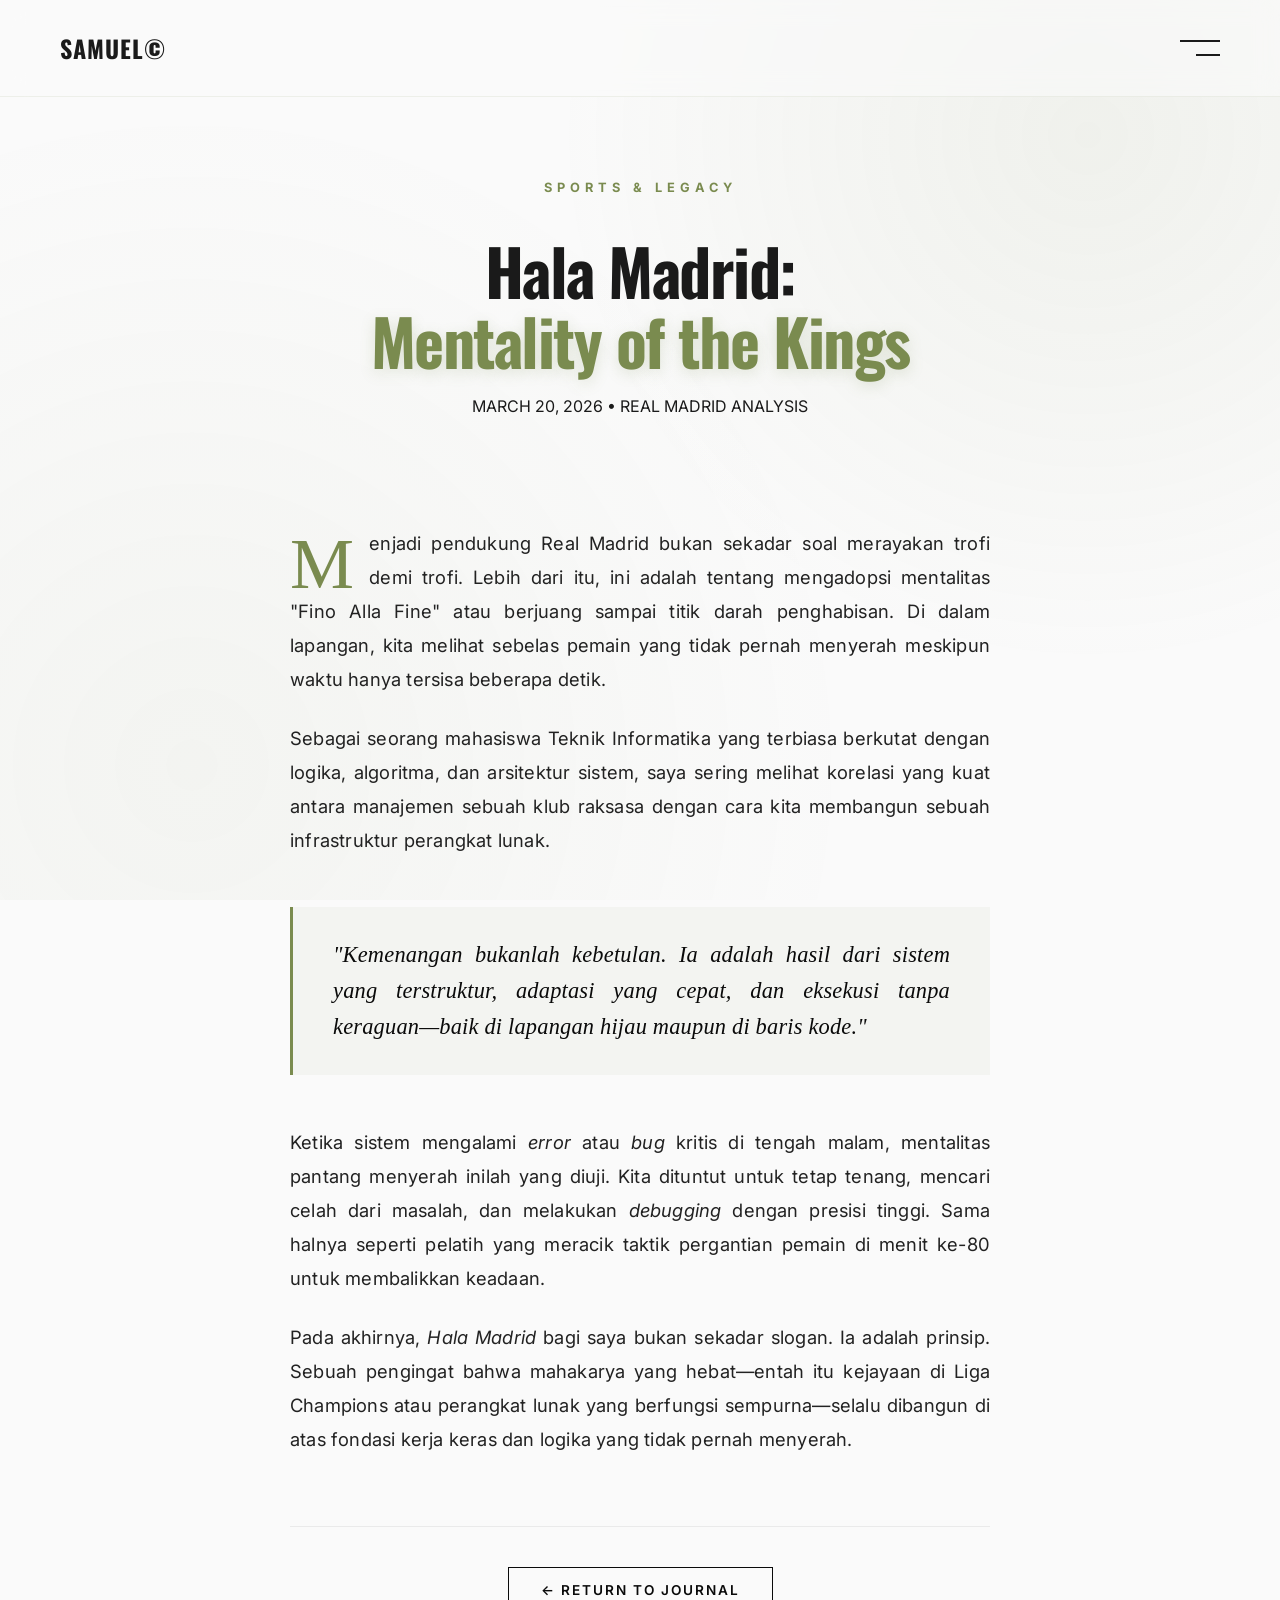
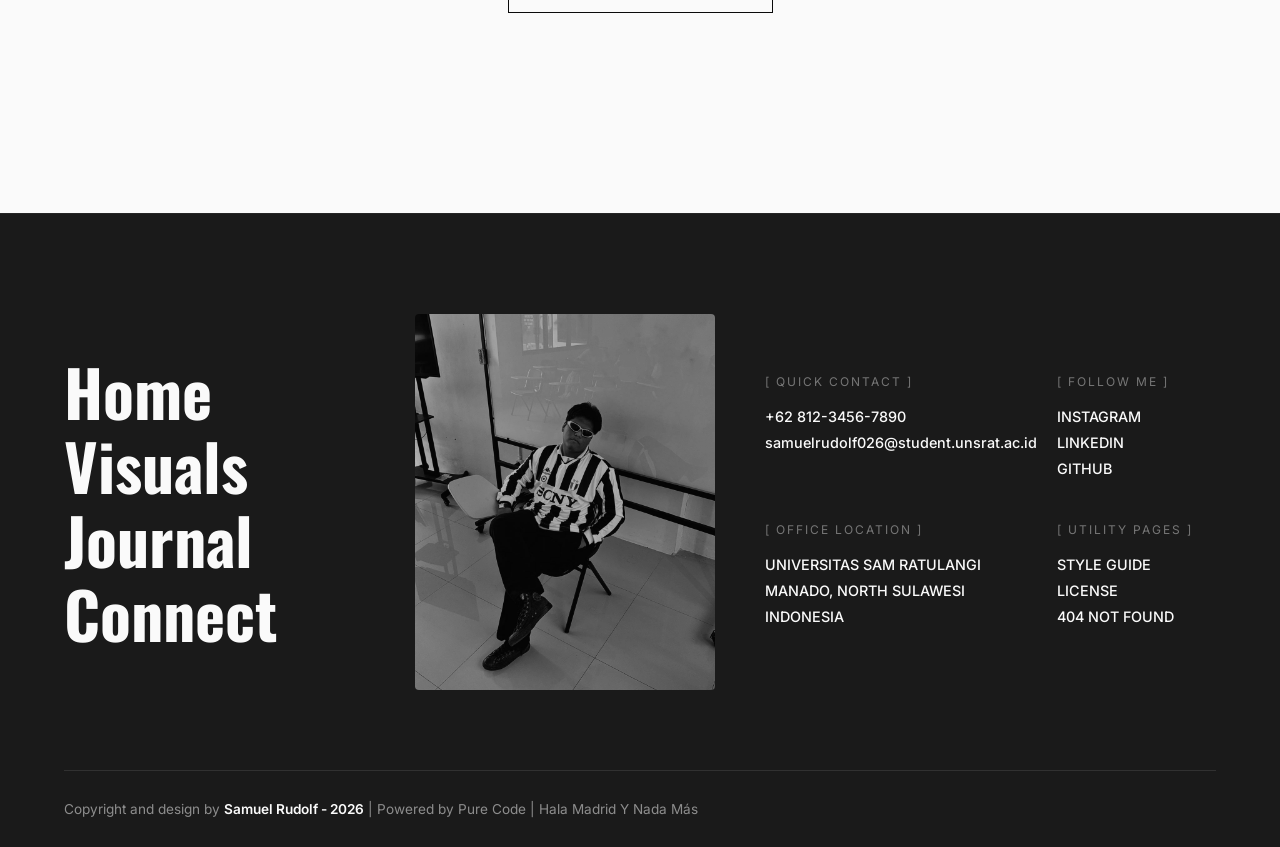
<file: article1.html>
<!DOCTYPE html>
<html lang="id">
<head>
    <meta charset="UTF-8">
    <meta name="viewport" content="width=device-width, initial-scale=1.0">
    <title>Hala Madrid: Mentality of the Kings | Samuel Rudolf</title>
    <link rel="stylesheet" href="style.css">
</head>
<body>
    <div class="bg-layer"></div>
    <div class="bg-gradient"></div>

    <!-- === NAVBAR === -->
    <nav class="navbar">
        <div class="logo">SAMUEL<span>©</span></div>
        <div class="menu-trigger" id="menuToggle">
            <span class="line-long"></span>
            <span class="line-short"></span>
        </div>
    </nav>

    <!-- === FULLSCREEN MENU === -->
    <div class="split-menu" id="fullscreenMenu">
        <div class="menu-left">
            <span class="accent-tag">S.J. RUDOLF</span>
            <h3>Crafting logic.<br>Building structure.</h3>
            <p>Mendobrak batasan melalui baris kode murni dan arsitektur desain yang fungsional.</p>
        </div>
        <div class="menu-right">
            <ul class="nav-list">
                <li><a href="index.html">/ HOME</a></li>
                <li><a href="gallery.html">/ VISUALS</a></li>
                <li><a href="blog.html">/ JOURNAL</a></li>
                <li><a href="contact.html">/ CONNECT</a></li>
            </ul>
        </div>
    </div>

    <!-- === HEADER ARTIKEL === -->
    <section class="gallery-hero reveal article-header">
        <span class="accent-tag">SPORTS & LEGACY</span>
        <h2 class="article-title">Hala Madrid:<br><span>Mentality of the Kings</span></h2>
        <span class="article-meta">MARCH 20, 2026 • REAL MADRID ANALYSIS</span>
    </section>

    <!-- === ISI ARTIKEL === -->
    <article class="article-content reveal">
        <section class="article-wrapper">
            <div class="article-body">
                <p><span class="drop-cap">M</span>enjadi pendukung Real Madrid bukan sekadar soal merayakan trofi demi trofi. Lebih dari itu, ini adalah tentang mengadopsi mentalitas "Fino Alla Fine" atau berjuang sampai titik darah penghabisan. Di dalam lapangan, kita melihat sebelas pemain yang tidak pernah menyerah meskipun waktu hanya tersisa beberapa detik.</p>
                
                <p>Sebagai seorang mahasiswa Teknik Informatika yang terbiasa berkutat dengan logika, algoritma, dan arsitektur sistem, saya sering melihat korelasi yang kuat antara manajemen sebuah klub raksasa dengan cara kita membangun sebuah infrastruktur perangkat lunak.</p>
                
                <blockquote>
                    <p>"Kemenangan bukanlah kebetulan. Ia adalah hasil dari sistem yang terstruktur, adaptasi yang cepat, dan eksekusi tanpa keraguan—baik di lapangan hijau maupun di baris kode."</p>
                </blockquote>
                
                <p>Ketika sistem mengalami <i>error</i> atau <i>bug</i> kritis di tengah malam, mentalitas pantang menyerah inilah yang diuji. Kita dituntut untuk tetap tenang, mencari celah dari masalah, dan melakukan <i>debugging</i> dengan presisi tinggi. Sama halnya seperti pelatih yang meracik taktik pergantian pemain di menit ke-80 untuk membalikkan keadaan.</p>
                
                <p>Pada akhirnya, <i>Hala Madrid</i> bagi saya bukan sekadar slogan. Ia adalah prinsip. Sebuah pengingat bahwa mahakarya yang hebat—entah itu kejayaan di Liga Champions atau perangkat lunak yang berfungsi sempurna—selalu dibangun di atas fondasi kerja keras dan logika yang tidak pernah menyerah.</p>
                
                <!-- Tombol Kembali -->
                <div class="article-footer">
                    <a href="blog.html" class="back-link">&larr; Return to Journal</a>
                </div>
            </div>
        </section>
    </article>

    <footer class="site-footer">
        <div class="footer-container">
            <div class="footer-nav">
                <a href="index.html" class="footer-link">Home</a>
                <a href="gallery.html" class="footer-link">Visuals</a>
                <a href="blog.html" class="footer-link">Journal</a>
                <a href="contact.html" class="footer-link">Connect</a>
            </div>

            <div class="footer-image-wrapper">
                <img src="profile_index_footer.jpeg" alt="Samuel Rudolf Portrait" class="footer-img">
            </div>

            <div class="footer-info-grid">
                <div class="info-block">
                    <span class="info-title">[ QUICK CONTACT ]</span>
                    <p>
                        +62 812-3456-7890<br>
                        samuelrudolf026@student.unsrat.ac.id
                    </p>
                </div>
                <div class="info-block">
                    <span class="info-title">[ FOLLOW ME ]</span>
                    <p>
                        <a href="#">INSTAGRAM</a><br>
                        <a href="#">LINKEDIN</a><br>
                        <a href="#">GITHUB</a>
                    </p>
                </div>
                <div class="info-block">
                    <span class="info-title">[ OFFICE LOCATION ]</span>
                    <p>
                        UNIVERSITAS SAM RATULANGI<br>
                        MANADO, NORTH SULAWESI<br>
                        INDONESIA
                    </p>
                </div>
                <div class="info-block">
                    <span class="info-title">[ UTILITY PAGES ]</span>
                    <p>
                        <a href="#">STYLE GUIDE</a><br>
                        <a href="#">LICENSE</a><br>
                        <a href="#">404 NOT FOUND</a>
                    </p>
                </div>
            </div>
        </div>
        <div class="footer-bottom">
            <p>Copyright and design by <span>Samuel Rudolf - 2026</span> | Powered by Pure Code | Hala Madrid Y Nada Más</p>
        </div>
    </footer>

    <script src="script.js"></script>
</body>
</html>
</file>
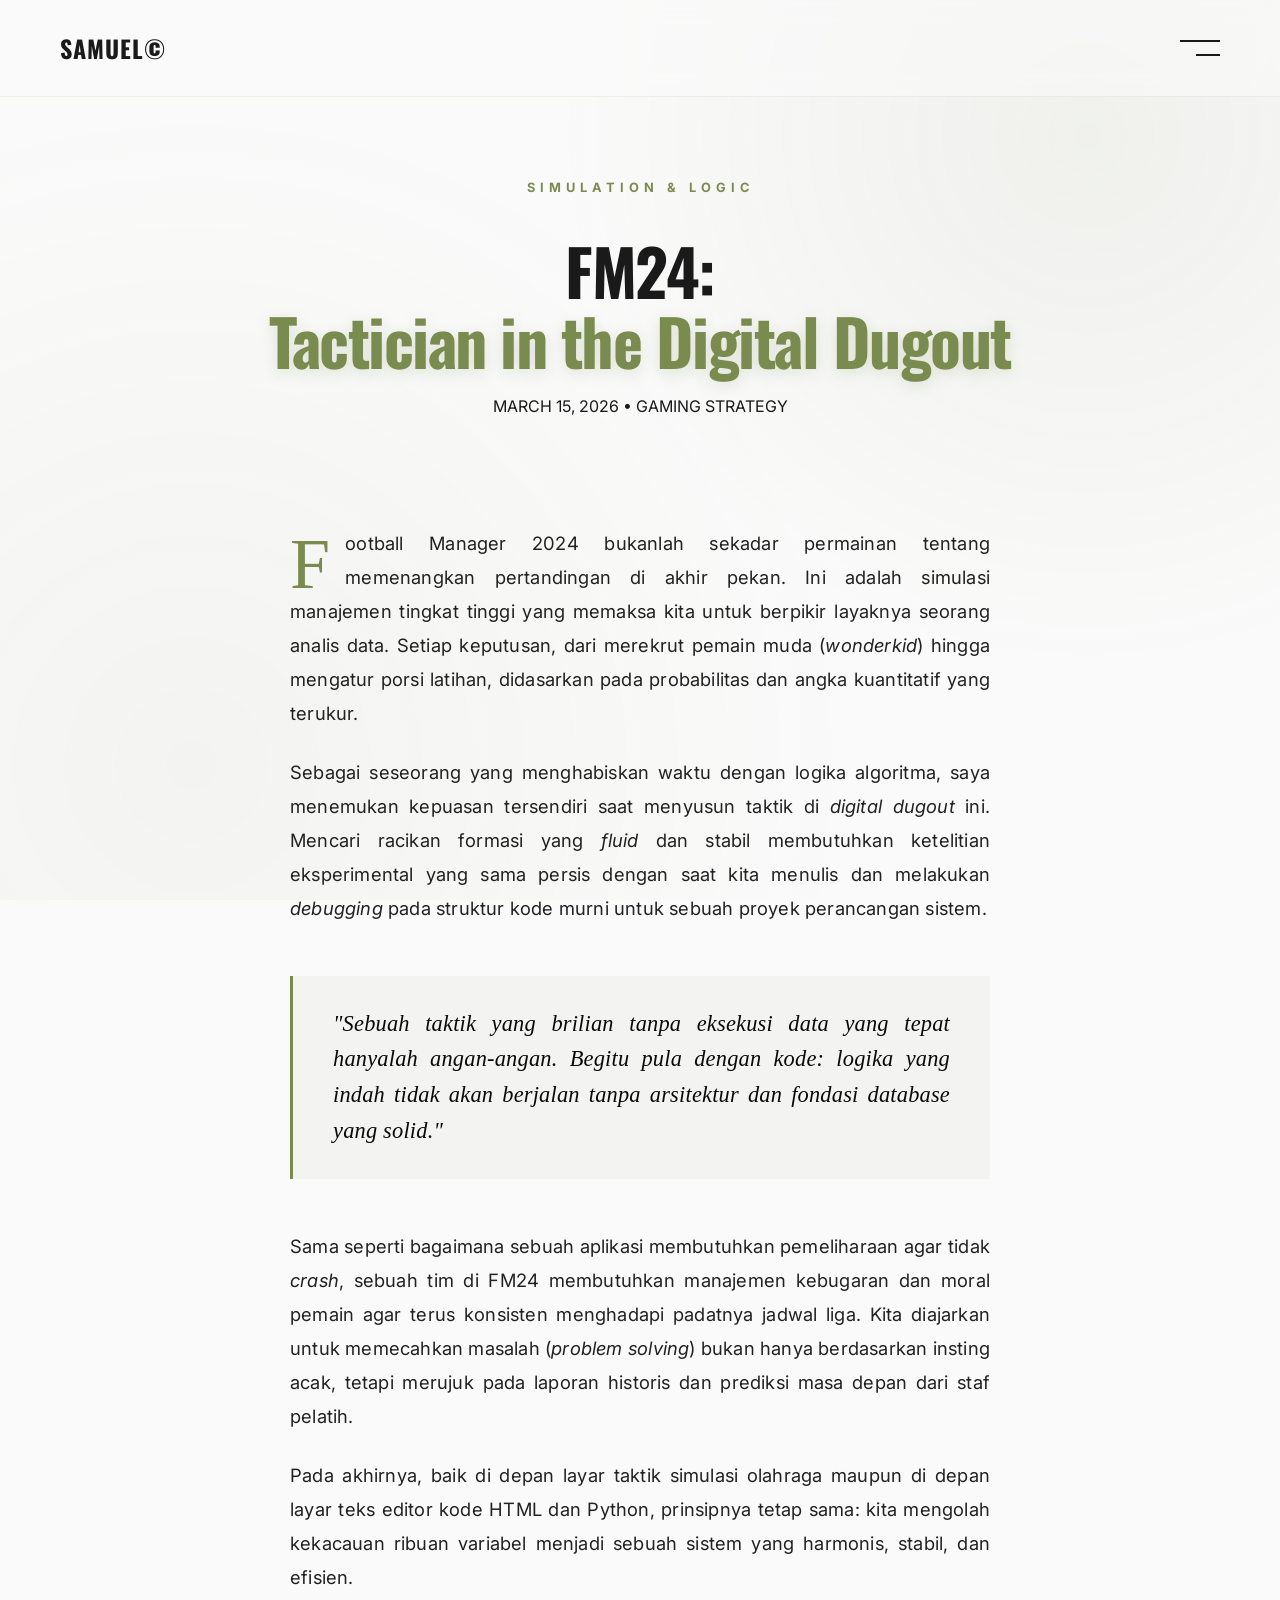
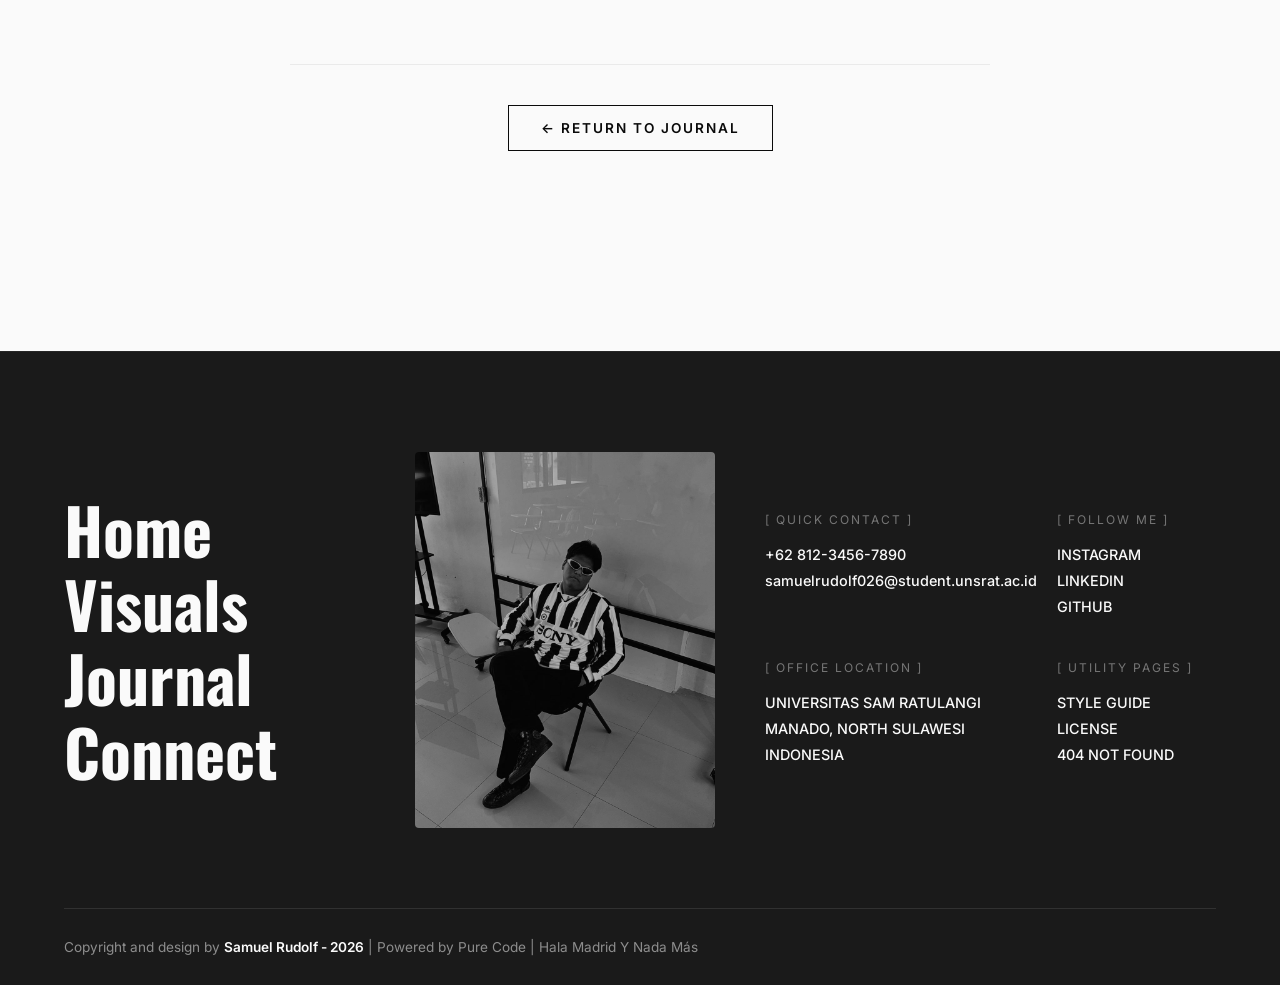
<file: article2.html>
<!DOCTYPE html>
<html lang="id">
<head>
    <meta charset="UTF-8">
    <meta name="viewport" content="width=device-width, initial-scale=1.0">
    <title>FM24: Tactician in the Digital Dugout | Samuel Rudolf</title>
    <link rel="stylesheet" href="style.css">
</head>
<body>
    <div class="bg-layer"></div>
    <div class="bg-gradient"></div>

    <!-- === NAVBAR === -->
    <nav class="navbar">
        <div class="logo">SAMUEL<span>©</span></div>
        <div class="menu-trigger" id="menuToggle">
            <span class="line-long"></span>
            <span class="line-short"></span>
        </div>
    </nav>

    <!-- === FULLSCREEN MENU === -->
    <div class="split-menu" id="fullscreenMenu">
        <div class="menu-left">
            <span class="accent-tag">S.J. RUDOLF</span>
            <h3>Crafting logic.<br>Building structure.</h3>
            <p>Mendobrak batasan melalui baris kode murni dan arsitektur desain yang fungsional.</p>
        </div>
        <div class="menu-right">
            <ul class="nav-list">
                <li><a href="index.html">/ HOME</a></li>
                <li><a href="gallery.html">/ VISUALS</a></li>
                <li><a href="blog.html">/ JOURNAL</a></li>
                <li><a href="contact.html">/ CONNECT</a></li>
            </ul>
        </div>
    </div>

    <!-- === HEADER ARTIKEL === -->
    <section class="gallery-hero reveal article-header">
        <span class="accent-tag">SIMULATION & LOGIC</span>
        <h2 class="article-title">FM24:<br><span>Tactician in the Digital Dugout</span></h2>
        <span class="article-meta">MARCH 15, 2026 • GAMING STRATEGY</span>
    </section>

    <!-- === ISI ARTIKEL === -->
    <article class="article-content reveal">
        <section class="article-wrapper">
            <div class="article-body">
                <p><span class="drop-cap">F</span>ootball Manager 2024 bukanlah sekadar permainan tentang memenangkan pertandingan di akhir pekan. Ini adalah simulasi manajemen tingkat tinggi yang memaksa kita untuk berpikir layaknya seorang analis data. Setiap keputusan, dari merekrut pemain muda (<i>wonderkid</i>) hingga mengatur porsi latihan, didasarkan pada probabilitas dan angka kuantitatif yang terukur.</p>
                
                <p>Sebagai seseorang yang menghabiskan waktu dengan logika algoritma, saya menemukan kepuasan tersendiri saat menyusun taktik di <i>digital dugout</i> ini. Mencari racikan formasi yang <i>fluid</i> dan stabil membutuhkan ketelitian eksperimental yang sama persis dengan saat kita menulis dan melakukan <i>debugging</i> pada struktur kode murni untuk sebuah proyek perancangan sistem.</p>
                
                <blockquote>
                    <p>"Sebuah taktik yang brilian tanpa eksekusi data yang tepat hanyalah angan-angan. Begitu pula dengan kode: logika yang indah tidak akan berjalan tanpa arsitektur dan fondasi database yang solid."</p>
                </blockquote>
                
                <p>Sama seperti bagaimana sebuah aplikasi membutuhkan pemeliharaan agar tidak <i>crash</i>, sebuah tim di FM24 membutuhkan manajemen kebugaran dan moral pemain agar terus konsisten menghadapi padatnya jadwal liga. Kita diajarkan untuk memecahkan masalah (<i>problem solving</i>) bukan hanya berdasarkan insting acak, tetapi merujuk pada laporan historis dan prediksi masa depan dari staf pelatih.</p>
                
                <p>Pada akhirnya, baik di depan layar taktik simulasi olahraga maupun di depan layar teks editor kode HTML dan Python, prinsipnya tetap sama: kita mengolah kekacauan ribuan variabel menjadi sebuah sistem yang harmonis, stabil, dan efisien.</p>
                
                <!-- Tombol Kembali -->
                <div class="article-footer">
                    <a href="blog.html" class="back-link">&larr; Return to Journal</a>
                </div>
            </div>
        </section>
    </article>

    <footer class="site-footer">
        <div class="footer-container">
            <div class="footer-nav">
                <a href="index.html" class="footer-link">Home</a>
                <a href="gallery.html" class="footer-link">Visuals</a>
                <a href="blog.html" class="footer-link">Journal</a>
                <a href="contact.html" class="footer-link">Connect</a>
            </div>

            <div class="footer-image-wrapper">
                <img src="profile_index_footer.jpeg" alt="Samuel Rudolf Portrait" class="footer-img">
            </div>

            <div class="footer-info-grid">
                <div class="info-block">
                    <span class="info-title">[ QUICK CONTACT ]</span>
                    <p>
                        +62 812-3456-7890<br>
                        samuelrudolf026@student.unsrat.ac.id
                    </p>
                </div>
                <div class="info-block">
                    <span class="info-title">[ FOLLOW ME ]</span>
                    <p>
                        <a href="#">INSTAGRAM</a><br>
                        <a href="#">LINKEDIN</a><br>
                        <a href="#">GITHUB</a>
                    </p>
                </div>
                <div class="info-block">
                    <span class="info-title">[ OFFICE LOCATION ]</span>
                    <p>
                        UNIVERSITAS SAM RATULANGI<br>
                        MANADO, NORTH SULAWESI<br>
                        INDONESIA
                    </p>
                </div>
                <div class="info-block">
                    <span class="info-title">[ UTILITY PAGES ]</span>
                    <p>
                        <a href="#">STYLE GUIDE</a><br>
                        <a href="#">LICENSE</a><br>
                        <a href="#">404 NOT FOUND</a>
                    </p>
                </div>
            </div>
        </div>
        <div class="footer-bottom">
            <p>Copyright and design by <span>Samuel Rudolf - 2026</span> | Powered by Pure Code | Hala Madrid Y Nada Más</p>
        </div>
    </footer>

    <script src="script.js"></script>
</body>
</html>
</file>
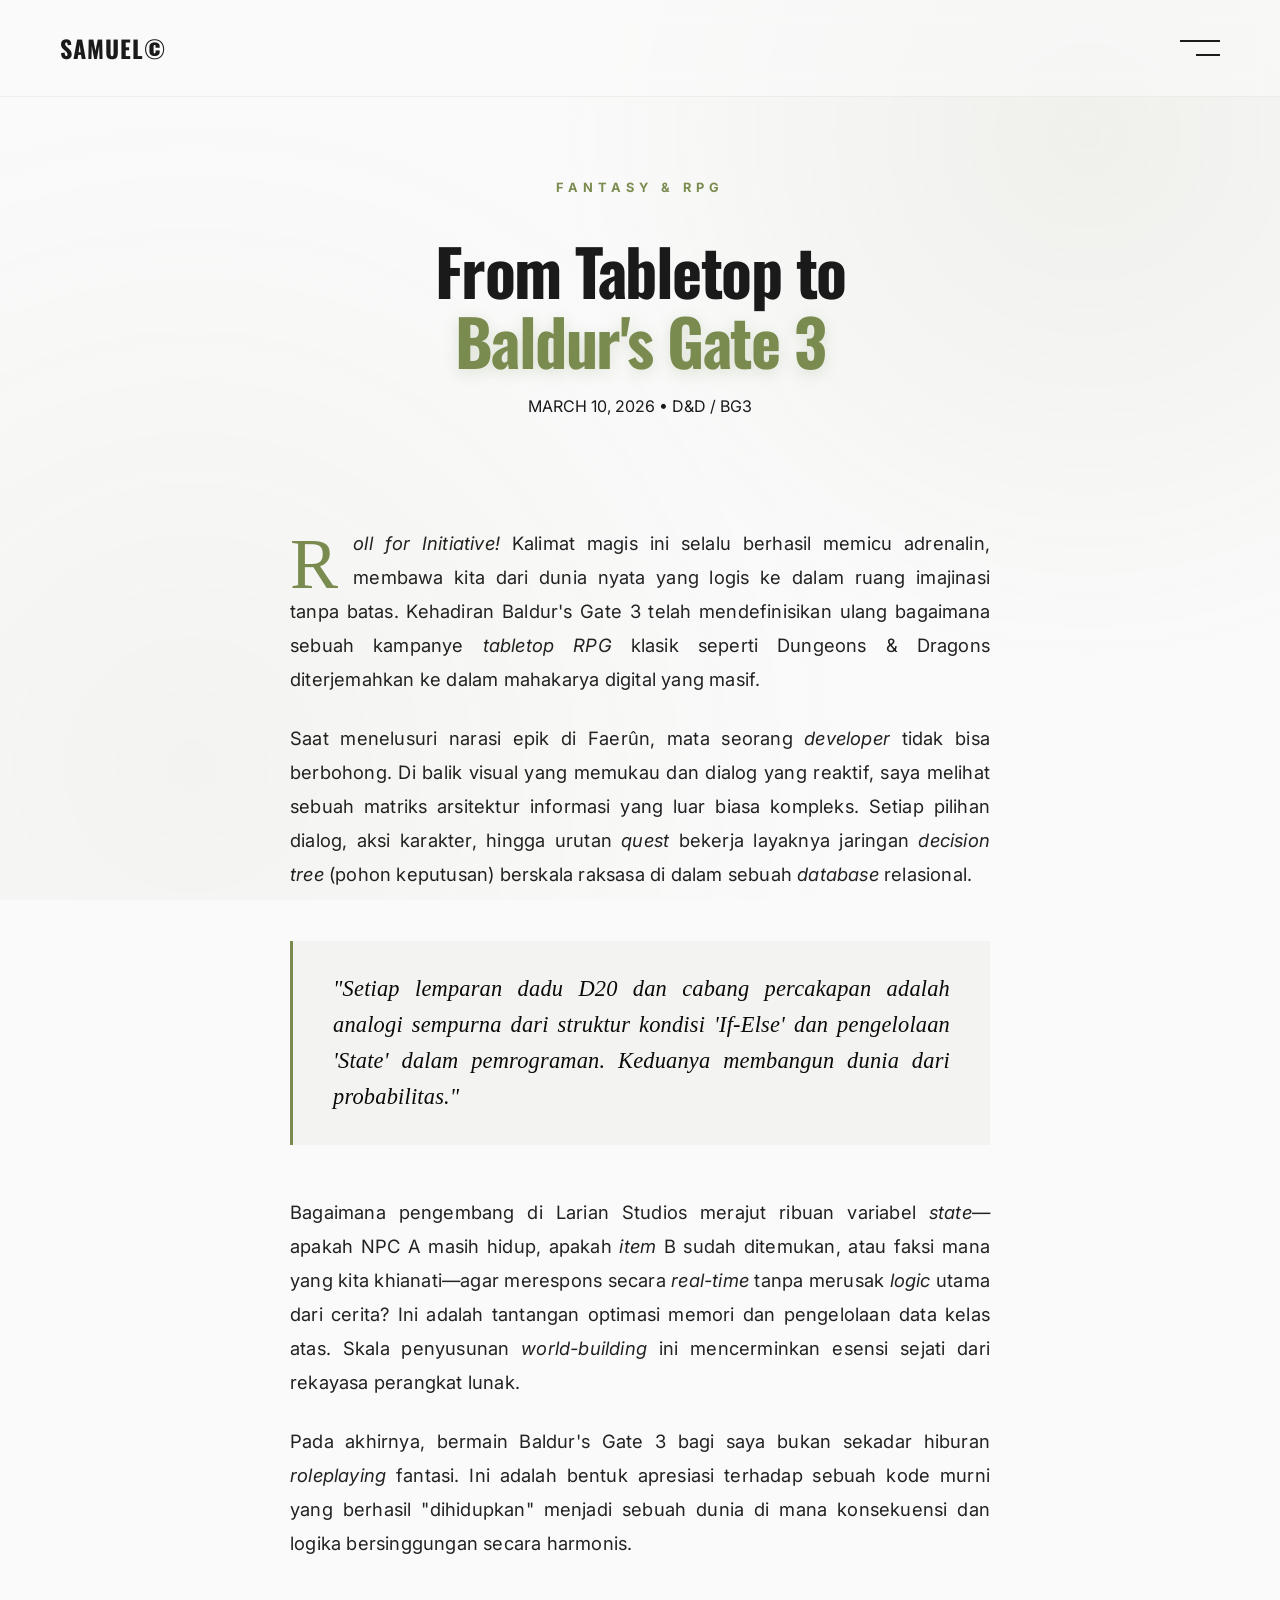
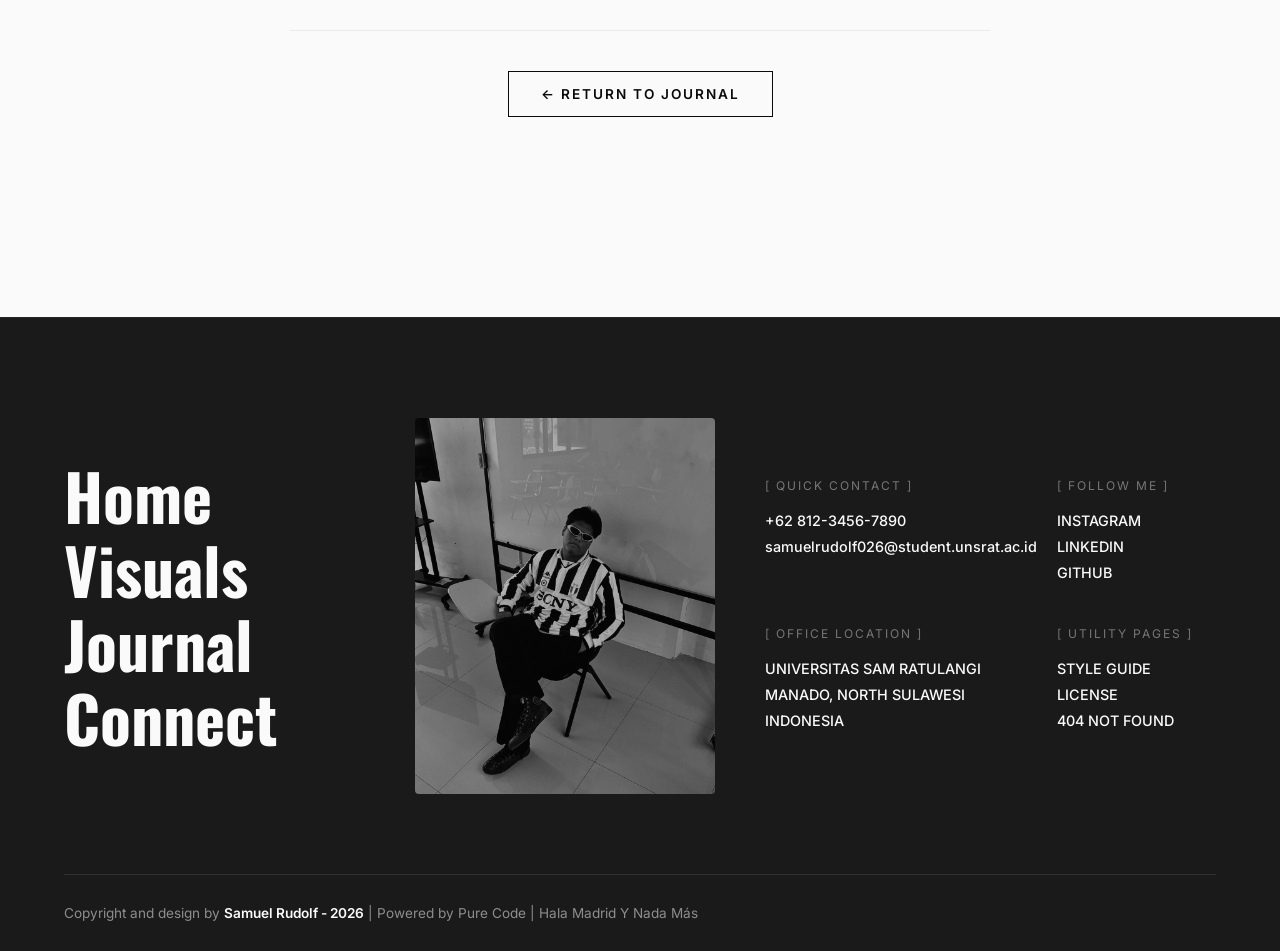
<file: article3.html>
<!DOCTYPE html>
<html lang="id">
<head>
    <meta charset="UTF-8">
    <meta name="viewport" content="width=device-width, initial-scale=1.0">
    <title>From Tabletop to Baldur's Gate 3 | Samuel Rudolf</title>
    <link rel="stylesheet" href="style.css">
</head>
<body>
    <div class="bg-layer"></div>
    <div class="bg-gradient"></div>

    <!-- === NAVBAR === -->
    <nav class="navbar">
        <div class="logo">SAMUEL<span>©</span></div>
        <div class="menu-trigger" id="menuToggle">
            <span class="line-long"></span>
            <span class="line-short"></span>
        </div>
    </nav>

    <!-- === FULLSCREEN MENU === -->
    <div class="split-menu" id="fullscreenMenu">
        <div class="menu-left">
            <span class="accent-tag">S.J. RUDOLF</span>
            <h3>Crafting logic.<br>Building structure.</h3>
            <p>Mendobrak batasan melalui baris kode murni dan arsitektur desain yang fungsional.</p>
        </div>
        <div class="menu-right">
            <ul class="nav-list">
                <li><a href="index.html">/ HOME</a></li>
                <li><a href="gallery.html">/ VISUALS</a></li>
                <li><a href="blog.html">/ JOURNAL</a></li>
                <li><a href="contact.html">/ CONNECT</a></li>
            </ul>
        </div>
    </div>

    <!-- === HEADER ARTIKEL === -->
    <section class="gallery-hero reveal article-header">
        <span class="accent-tag">FANTASY & RPG</span>
        <h2 class="article-title">From Tabletop to<br><span>Baldur's Gate 3</span></h2>
        <span class="article-meta">MARCH 10, 2026 • D&D / BG3</span>
    </section>

    <!-- === ISI ARTIKEL === -->
    <article class="article-content reveal">
        <section class="article-wrapper">
            <div class="article-body">
                <p><span class="drop-cap">R</span><i>oll for Initiative!</i> Kalimat magis ini selalu berhasil memicu adrenalin, membawa kita dari dunia nyata yang logis ke dalam ruang imajinasi tanpa batas. Kehadiran Baldur's Gate 3 telah mendefinisikan ulang bagaimana sebuah kampanye <i>tabletop RPG</i> klasik seperti Dungeons & Dragons diterjemahkan ke dalam mahakarya digital yang masif.</p>
                
                <p>Saat menelusuri narasi epik di Faerûn, mata seorang <i>developer</i> tidak bisa berbohong. Di balik visual yang memukau dan dialog yang reaktif, saya melihat sebuah matriks arsitektur informasi yang luar biasa kompleks. Setiap pilihan dialog, aksi karakter, hingga urutan <i>quest</i> bekerja layaknya jaringan <i>decision tree</i> (pohon keputusan) berskala raksasa di dalam sebuah <i>database</i> relasional.</p>
                
                <blockquote>
                    <p>"Setiap lemparan dadu D20 dan cabang percakapan adalah analogi sempurna dari struktur kondisi 'If-Else' dan pengelolaan 'State' dalam pemrograman. Keduanya membangun dunia dari probabilitas."</p>
                </blockquote>
                
                <p>Bagaimana pengembang di Larian Studios merajut ribuan variabel <i>state</i>—apakah NPC A masih hidup, apakah <i>item</i> B sudah ditemukan, atau faksi mana yang kita khianati—agar merespons secara <i>real-time</i> tanpa merusak <i>logic</i> utama dari cerita? Ini adalah tantangan optimasi memori dan pengelolaan data kelas atas. Skala penyusunan <i>world-building</i> ini mencerminkan esensi sejati dari rekayasa perangkat lunak.</p>
                
                <p>Pada akhirnya, bermain Baldur's Gate 3 bagi saya bukan sekadar hiburan <i>roleplaying</i> fantasi. Ini adalah bentuk apresiasi terhadap sebuah kode murni yang berhasil "dihidupkan" menjadi sebuah dunia di mana konsekuensi dan logika bersinggungan secara harmonis.</p>
                
                <!-- Tombol Kembali -->
                <div class="article-footer">
                    <a href="blog.html" class="back-link">&larr; Return to Journal</a>
                </div>
            </div>
        </section>
    </article>

    <footer class="site-footer">
        <div class="footer-container">
            <div class="footer-nav">
                <a href="index.html" class="footer-link">Home</a>
                <a href="gallery.html" class="footer-link">Visuals</a>
                <a href="blog.html" class="footer-link">Journal</a>
                <a href="contact.html" class="footer-link">Connect</a>
            </div>

            <div class="footer-image-wrapper">
                <img src="profile_index_footer.jpeg" alt="Samuel Rudolf Portrait" class="footer-img">
            </div>

            <div class="footer-info-grid">
                <div class="info-block">
                    <span class="info-title">[ QUICK CONTACT ]</span>
                    <p>
                        +62 812-3456-7890<br>
                        samuelrudolf026@student.unsrat.ac.id
                    </p>
                </div>
                <div class="info-block">
                    <span class="info-title">[ FOLLOW ME ]</span>
                    <p>
                        <a href="#">INSTAGRAM</a><br>
                        <a href="#">LINKEDIN</a><br>
                        <a href="#">GITHUB</a>
                    </p>
                </div>
                <div class="info-block">
                    <span class="info-title">[ OFFICE LOCATION ]</span>
                    <p>
                        UNIVERSITAS SAM RATULANGI<br>
                        MANADO, NORTH SULAWESI<br>
                        INDONESIA
                    </p>
                </div>
                <div class="info-block">
                    <span class="info-title">[ UTILITY PAGES ]</span>
                    <p>
                        <a href="#">STYLE GUIDE</a><br>
                        <a href="#">LICENSE</a><br>
                        <a href="#">404 NOT FOUND</a>
                    </p>
                </div>
            </div>
        </div>
        <div class="footer-bottom">
            <p>Copyright and design by <span>Samuel Rudolf - 2026</span> | Powered by Pure Code | Hala Madrid Y Nada Más</p>
        </div>
    </footer>

    <script src="script.js"></script>
</body>
</html>
</file>
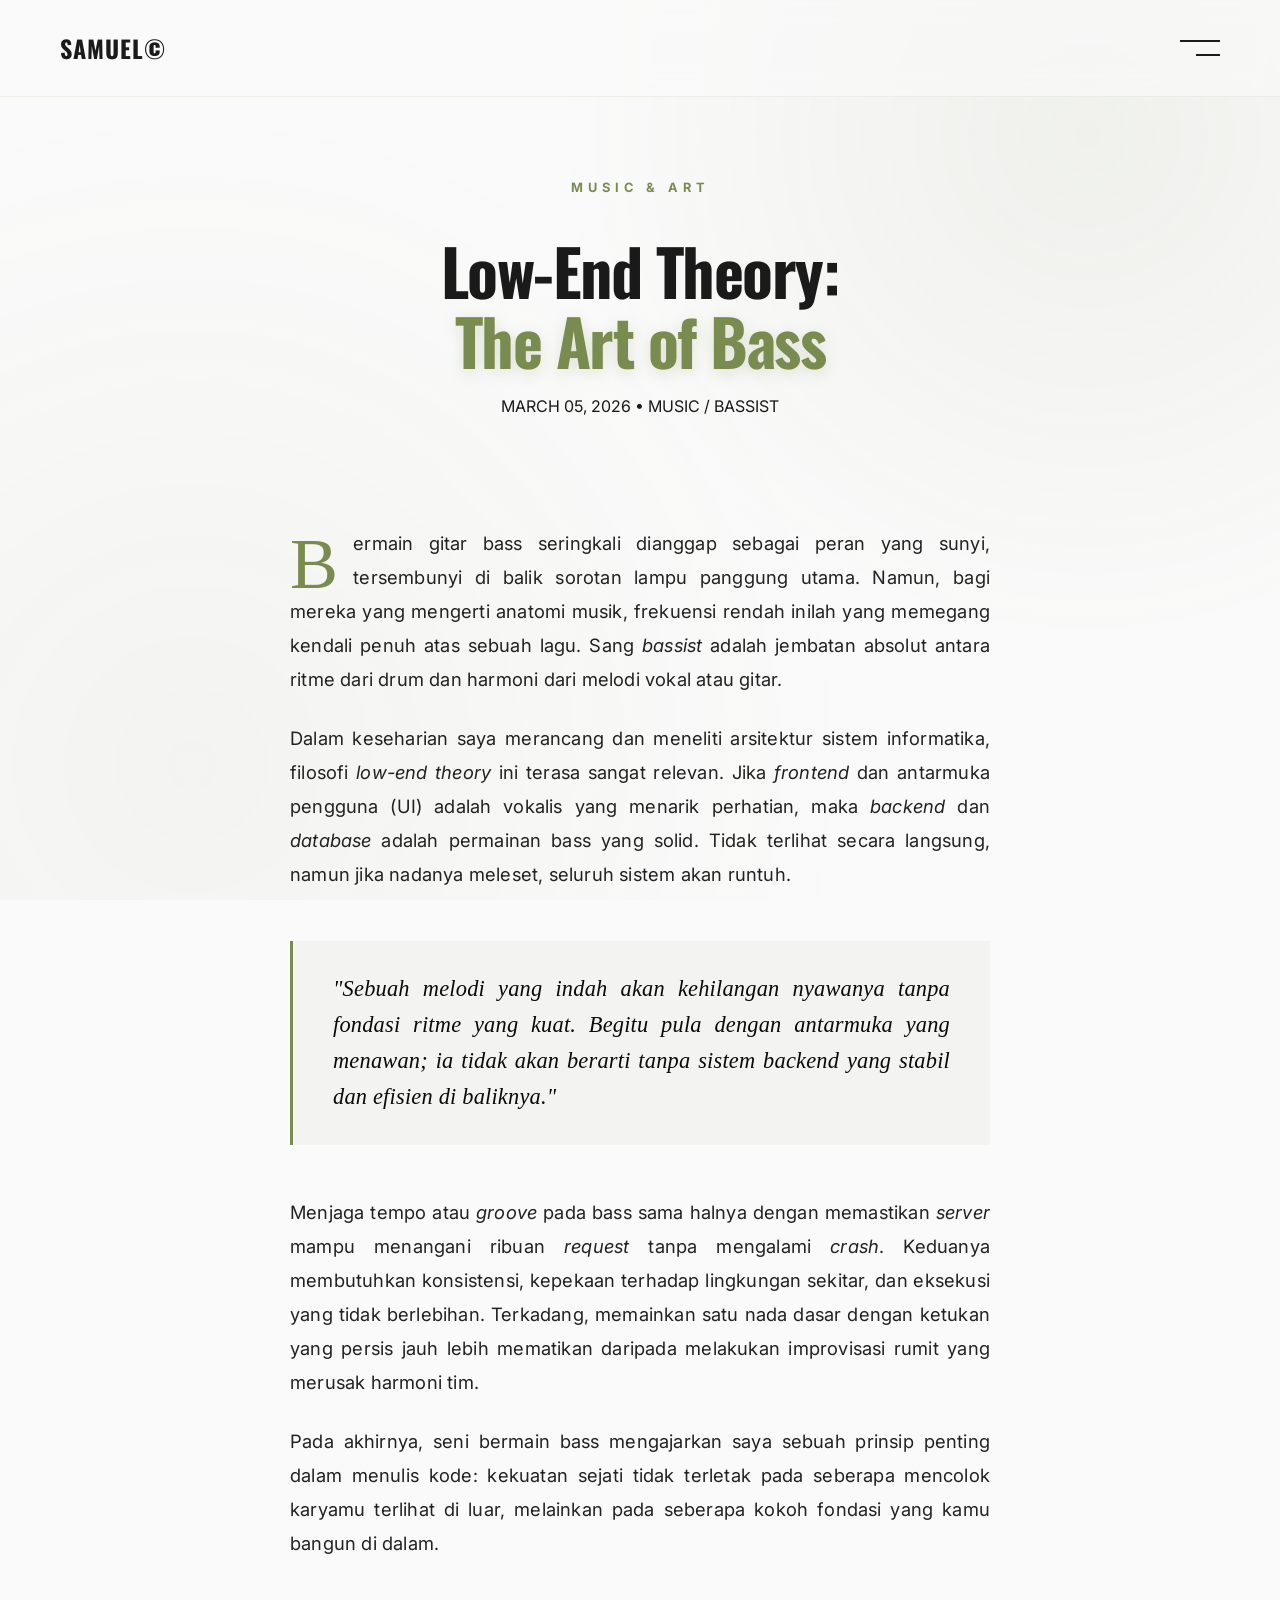
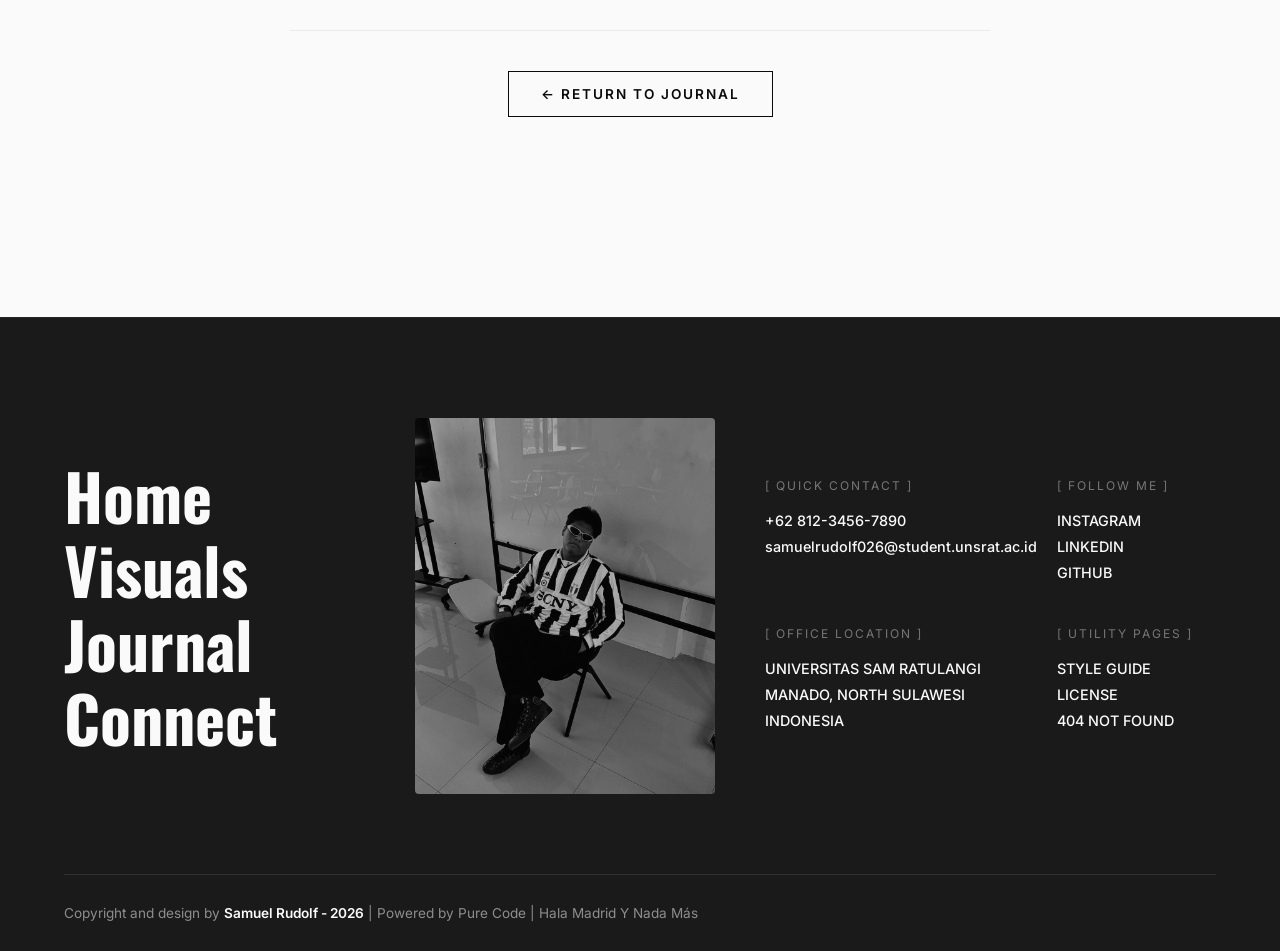
<file: article4.html>
<!DOCTYPE html>
<html lang="id">
<head>
    <meta charset="UTF-8">
    <meta name="viewport" content="width=device-width, initial-scale=1.0">
    <title>Low-End Theory: The Art of Bass | Samuel Rudolf</title>
    <link rel="stylesheet" href="style.css">
</head>
<body>
    <div class="bg-layer"></div>
    <div class="bg-gradient"></div>

    <!-- === NAVBAR === -->
    <nav class="navbar">
        <div class="logo">SAMUEL<span>©</span></div>
        <div class="menu-trigger" id="menuToggle">
            <span class="line-long"></span>
            <span class="line-short"></span>
        </div>
    </nav>

    <!-- === FULLSCREEN MENU === -->
    <div class="split-menu" id="fullscreenMenu">
        <div class="menu-left">
            <span class="accent-tag">S.J. RUDOLF</span>
            <h3>Crafting logic.<br>Building structure.</h3>
            <p>Mendobrak batasan melalui baris kode murni dan arsitektur desain yang fungsional.</p>
        </div>
        <div class="menu-right">
            <ul class="nav-list">
                <li><a href="index.html">/ HOME</a></li>
                <li><a href="gallery.html">/ VISUALS</a></li>
                <li><a href="blog.html">/ JOURNAL</a></li>
                <li><a href="contact.html">/ CONNECT</a></li>
            </ul>
        </div>
    </div>

    <!-- === HEADER ARTIKEL === -->
    <section class="gallery-hero reveal article-header">
        <span class="accent-tag">MUSIC & ART</span>
        <h2 class="article-title">Low-End Theory:<br><span>The Art of Bass</span></h2>
        <span class="article-meta">MARCH 05, 2026 • MUSIC / BASSIST</span>
    </section>

    <!-- === ISI ARTIKEL === -->
    <article class="article-content reveal">
        <section class="article-wrapper">
            <div class="article-body">
                <p><span class="drop-cap">B</span>ermain gitar bass seringkali dianggap sebagai peran yang sunyi, tersembunyi di balik sorotan lampu panggung utama. Namun, bagi mereka yang mengerti anatomi musik, frekuensi rendah inilah yang memegang kendali penuh atas sebuah lagu. Sang <i>bassist</i> adalah jembatan absolut antara ritme dari drum dan harmoni dari melodi vokal atau gitar.</p>
                
                <p>Dalam keseharian saya merancang dan meneliti arsitektur sistem informatika, filosofi <i>low-end theory</i> ini terasa sangat relevan. Jika <i>frontend</i> dan antarmuka pengguna (UI) adalah vokalis yang menarik perhatian, maka <i>backend</i> dan <i>database</i> adalah permainan bass yang solid. Tidak terlihat secara langsung, namun jika nadanya meleset, seluruh sistem akan runtuh.</p>
                
                <blockquote>
                    <p>"Sebuah melodi yang indah akan kehilangan nyawanya tanpa fondasi ritme yang kuat. Begitu pula dengan antarmuka yang menawan; ia tidak akan berarti tanpa sistem backend yang stabil dan efisien di baliknya."</p>
                </blockquote>
                
                <p>Menjaga tempo atau <i>groove</i> pada bass sama halnya dengan memastikan <i>server</i> mampu menangani ribuan <i>request</i> tanpa mengalami <i>crash</i>. Keduanya membutuhkan konsistensi, kepekaan terhadap lingkungan sekitar, dan eksekusi yang tidak berlebihan. Terkadang, memainkan satu nada dasar dengan ketukan yang persis jauh lebih mematikan daripada melakukan improvisasi rumit yang merusak harmoni tim.</p>
                
                <p>Pada akhirnya, seni bermain bass mengajarkan saya sebuah prinsip penting dalam menulis kode: kekuatan sejati tidak terletak pada seberapa mencolok karyamu terlihat di luar, melainkan pada seberapa kokoh fondasi yang kamu bangun di dalam.</p>
                
                <!-- Tombol Kembali -->
                <div class="article-footer">
                    <a href="blog.html" class="back-link">&larr; Return to Journal</a>
                </div>
            </div>
        </section>
    </article>

    <footer class="site-footer">
        <div class="footer-container">
            <div class="footer-nav">
                <a href="index.html" class="footer-link">Home</a>
                <a href="gallery.html" class="footer-link">Visuals</a>
                <a href="blog.html" class="footer-link">Journal</a>
                <a href="contact.html" class="footer-link">Connect</a>
            </div>

            <div class="footer-image-wrapper">
                <img src="profile_index_footer.jpeg" alt="Samuel Rudolf Portrait" class="footer-img">
            </div>

            <div class="footer-info-grid">
                <div class="info-block">
                    <span class="info-title">[ QUICK CONTACT ]</span>
                    <p>
                        +62 812-3456-7890<br>
                        samuelrudolf026@student.unsrat.ac.id
                    </p>
                </div>
                <div class="info-block">
                    <span class="info-title">[ FOLLOW ME ]</span>
                    <p>
                        <a href="#">INSTAGRAM</a><br>
                        <a href="#">LINKEDIN</a><br>
                        <a href="#">GITHUB</a>
                    </p>
                </div>
                <div class="info-block">
                    <span class="info-title">[ OFFICE LOCATION ]</span>
                    <p>
                        UNIVERSITAS SAM RATULANGI<br>
                        MANADO, NORTH SULAWESI<br>
                        INDONESIA
                    </p>
                </div>
                <div class="info-block">
                    <span class="info-title">[ UTILITY PAGES ]</span>
                    <p>
                        <a href="#">STYLE GUIDE</a><br>
                        <a href="#">LICENSE</a><br>
                        <a href="#">404 NOT FOUND</a>
                    </p>
                </div>
            </div>
        </div>
        <div class="footer-bottom">
            <p>Copyright and design by <span>Samuel Rudolf - 2026</span> | Powered by Pure Code | Hala Madrid Y Nada Más</p>
        </div>
    </footer>

    <script src="script.js"></script>
</body>
</html>
</file>
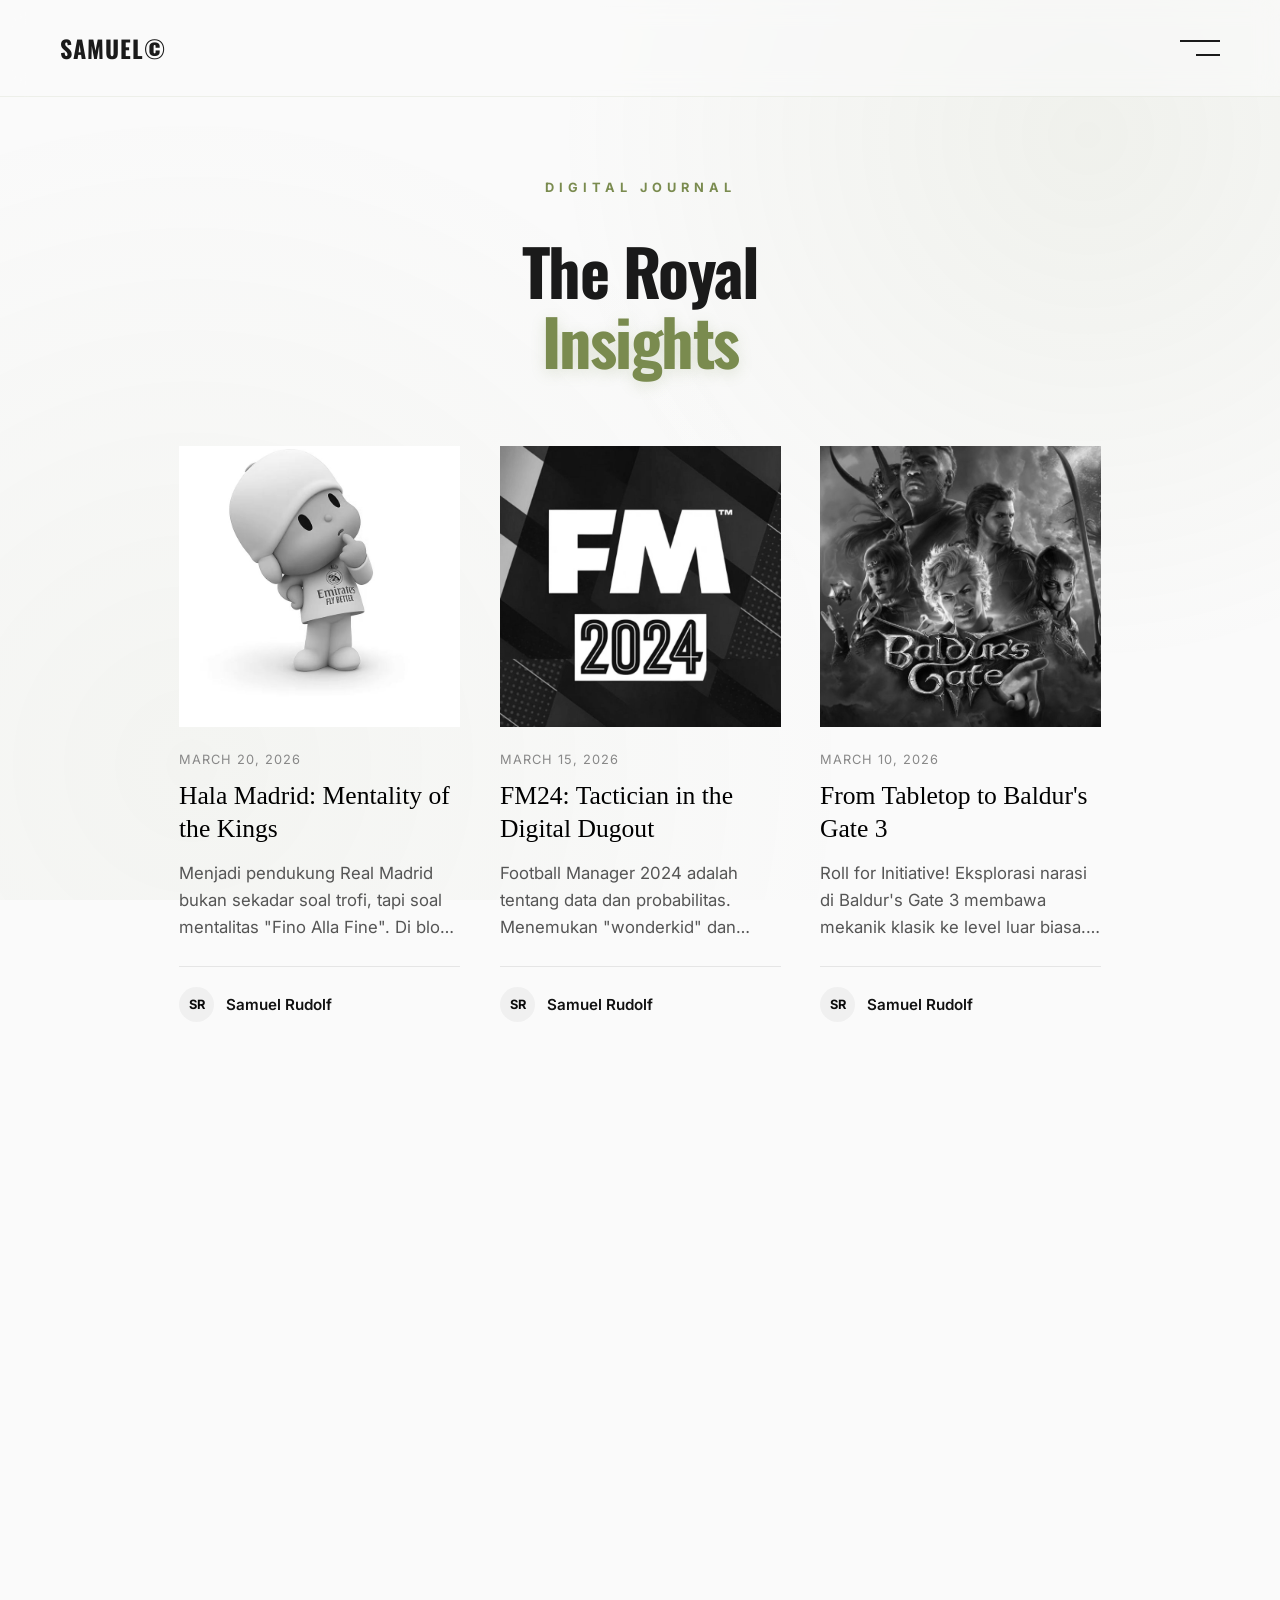
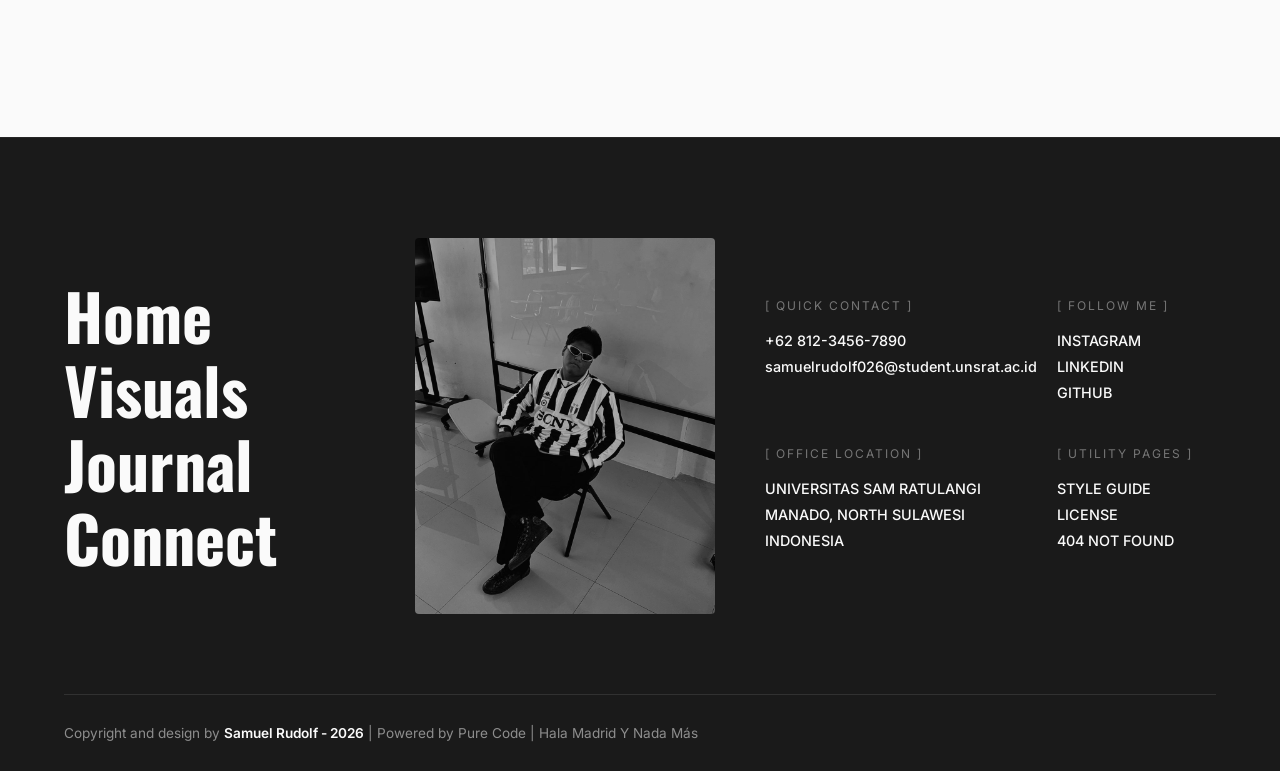
<file: blog.html>
<!DOCTYPE html>
<html lang="id">
<head>
    <meta charset="UTF-8">
    <meta name="viewport" content="width=device-width, initial-scale=1.0">
    <title>Journal | The Royal Insights</title>
    <link rel="stylesheet" href="style.css">
</head>
<body>
    <div class="bg-layer"></div>
    <div class="bg-gradient"></div>

    <!-- === NAVBAR === -->
    <nav class="navbar">
        <div class="logo">SAMUEL<span>©</span></div>
        <div class="menu-trigger" id="menuToggle">
            <span class="line-long"></span>
            <span class="line-short"></span>
        </div>
    </nav>

    <!-- === FULLSCREEN MENU === -->
    <div class="split-menu" id="fullscreenMenu">
        <div class="menu-left">
            <span class="accent-tag">S.J. RUDOLF</span>
            <h3>Crafting logic.<br>Building structure.</h3>
            <p>Mendobrak batasan melalui baris kode murni dan arsitektur desain yang fungsional.</p>
        </div>
        <div class="menu-right">
            <ul class="nav-list">
                <li><a href="index.html">/ HOME</a></li>
                <li><a href="gallery.html">/ VISUALS</a></li>
                <li><a href="blog.html">/ JOURNAL</a></li>
                <li><a href="contact.html">/ CONNECT</a></li>
            </ul>
        </div>
    </div>

    <!-- === HERO SECTION === -->
    <section class="gallery-hero reveal">
        <span class="accent-tag">DIGITAL JOURNAL</span>
        <h2>The Royal<br><span>Insights</span></h2>
    </section>

    <!-- === JOURNAL GRID (3-COLUMN EDITORIAL LAYOUT) === -->
<section class="gallery-grid-section" style="padding-top: 0; max-width: 92%; margin: 0 auto; padding-bottom: 100px;">
        
        <div class="blog-grid">
            
            <!-- Article 1 -->
            <a href="article1.html" class="blog-card reveal">
                <div class="blog-image-wrapper">
                    <!-- Gunakan gambar bernuansa gelap/arsitektur -->
                    <img src="madrid_blog.jpg" alt="Hala Madrid">
                </div>
                <div class="blog-content">
                    <span class="blog-date">March 20, 2026</span>
                    <h3 class="blog-title">Hala Madrid: Mentality of the Kings</h3>
                    <p class="blog-excerpt">Menjadi pendukung Real Madrid bukan sekadar soal trofi, tapi soal mentalitas "Fino Alla Fine". Di blog ini, saya membedah bagaimana strategi manajemen klub berpengaruh pada pandangan terhadap manajemen sistem.</p>
                    
                    <div class="blog-author">
                        <div class="author-avatar">SR</div>
                        <span class="author-name">Samuel Rudolf</span>
                    </div>
                </div>
            </a>

            <!-- Article 2 -->
            <a href="article2.html" class="blog-card reveal">
                <div class="blog-image-wrapper">
                    <img src="fm24_blog.jpg" alt="FM24">
                </div>
                <div class="blog-content">
                    <span class="blog-date">March 15, 2026</span>
                    <h3 class="blog-title">FM24: Tactician in the Digital Dugout</h3>
                    <p class="blog-excerpt">Football Manager 2024 adalah tentang data dan probabilitas. Menemukan "wonderkid" dan menyusun formasi yang fluid memerlukan ketelitian yang sama saat melakukan debugging pada struktur kode murni.</p>
                    
                    <div class="blog-author">
                        <div class="author-avatar">SR</div>
                        <span class="author-name">Samuel Rudolf</span>
                    </div>
                </div>
            </a>

            <!-- Article 3 -->
            <a href="article3.html" class="blog-card reveal">
                <div class="blog-image-wrapper">
                    <img src="bg3_blog.jpg" alt="RPG">
                </div>
                <div class="blog-content">
                    <span class="blog-date">March 10, 2026</span>
                    <h3 class="blog-title">From Tabletop to Baldur's Gate 3</h3>
                    <p class="blog-excerpt">Roll for Initiative! Eksplorasi narasi di Baldur's Gate 3 membawa mekanik klasik ke level luar biasa. Saya melihat bagaimana world-building mencerminkan kompleksitas arsitektur informasi.</p>
                    
                    <div class="blog-author">
                        <div class="author-avatar">SR</div>
                        <span class="author-name">Samuel Rudolf</span>
                    </div>
                </div>
            </a>

            <!-- Article 4 -->
            <a href="article4.html" class="blog-card reveal">
                <div class="blog-image-wrapper">
                    <img src="bass_blog.jpg" alt="Bass">
                </div>
                <div class="blog-content">
                    <span class="blog-date">March 05, 2026</span>
                    <h3 class="blog-title">Low-End Theory: The Art of Bass</h3>
                    <p class="blog-excerpt">Bermain Bass adalah tentang menjaga fondasi. Di artikel ini, saya membahas korelasi antara menjaga tempo musik dan menjaga stabilitas sebuah backend aplikasi agar tetap berjalan mulus.</p>
                    
                    <div class="blog-author">
                        <div class="author-avatar">SR</div>
                        <span class="author-name">Samuel Rudolf</span>
                    </div>
                </div>
            </a>

        </div>
    </section>

 <footer class="site-footer">
        <div class="footer-container">
            
            <div class="footer-nav">
                <a href="index.html" class="footer-link">Home</a>
                <a href="gallery.html" class="footer-link">Visuals</a>
                <a href="blog.html" class="footer-link">Journal</a>
                <a href="contact.html" class="footer-link">Connect</a>
            </div>

            <div class="footer-image-wrapper">
                <img src="profile_index_footer.jpeg" alt="Samuel Rudolf Portrait" class="footer-img">
            </div>

            <div class="footer-info-grid">
                <div class="info-block">
                    <span class="info-title">[ QUICK CONTACT ]</span>
                    <p>
                        +62 812-3456-7890<br>
                        samuelrudolf026@student.unsrat.ac.id
                    </p>
                </div>
                
                <div class="info-block">
                    <span class="info-title">[ FOLLOW ME ]</span>
                    <p>
                        <a href="#">INSTAGRAM</a><br>
                        <a href="#">LINKEDIN</a><br>
                        <a href="#">GITHUB</a>
                    </p>
                </div>
                
                <div class="info-block">
                    <span class="info-title">[ OFFICE LOCATION ]</span>
                    <p>
                        UNIVERSITAS SAM RATULANGI<br>
                        MANADO, NORTH SULAWESI<br>
                        INDONESIA
                    </p>
                </div>
                
                <div class="info-block">
                    <span class="info-title">[ UTILITY PAGES ]</span>
                    <p>
                        <a href="#">STYLE GUIDE</a><br>
                        <a href="#">LICENSE</a><br>
                        <a href="#">404 NOT FOUND</a>
                    </p>
                </div>
            </div>

        </div>

        <div class="footer-bottom">
            <p>Copyright and design by <span>Samuel Rudolf - 2026</span> | Powered by Pure Code | Hala Madrid Y Nada Más</p>
        </div>
    </footer>

    <script src="script.js"></script>
</body>
</html>
</file>
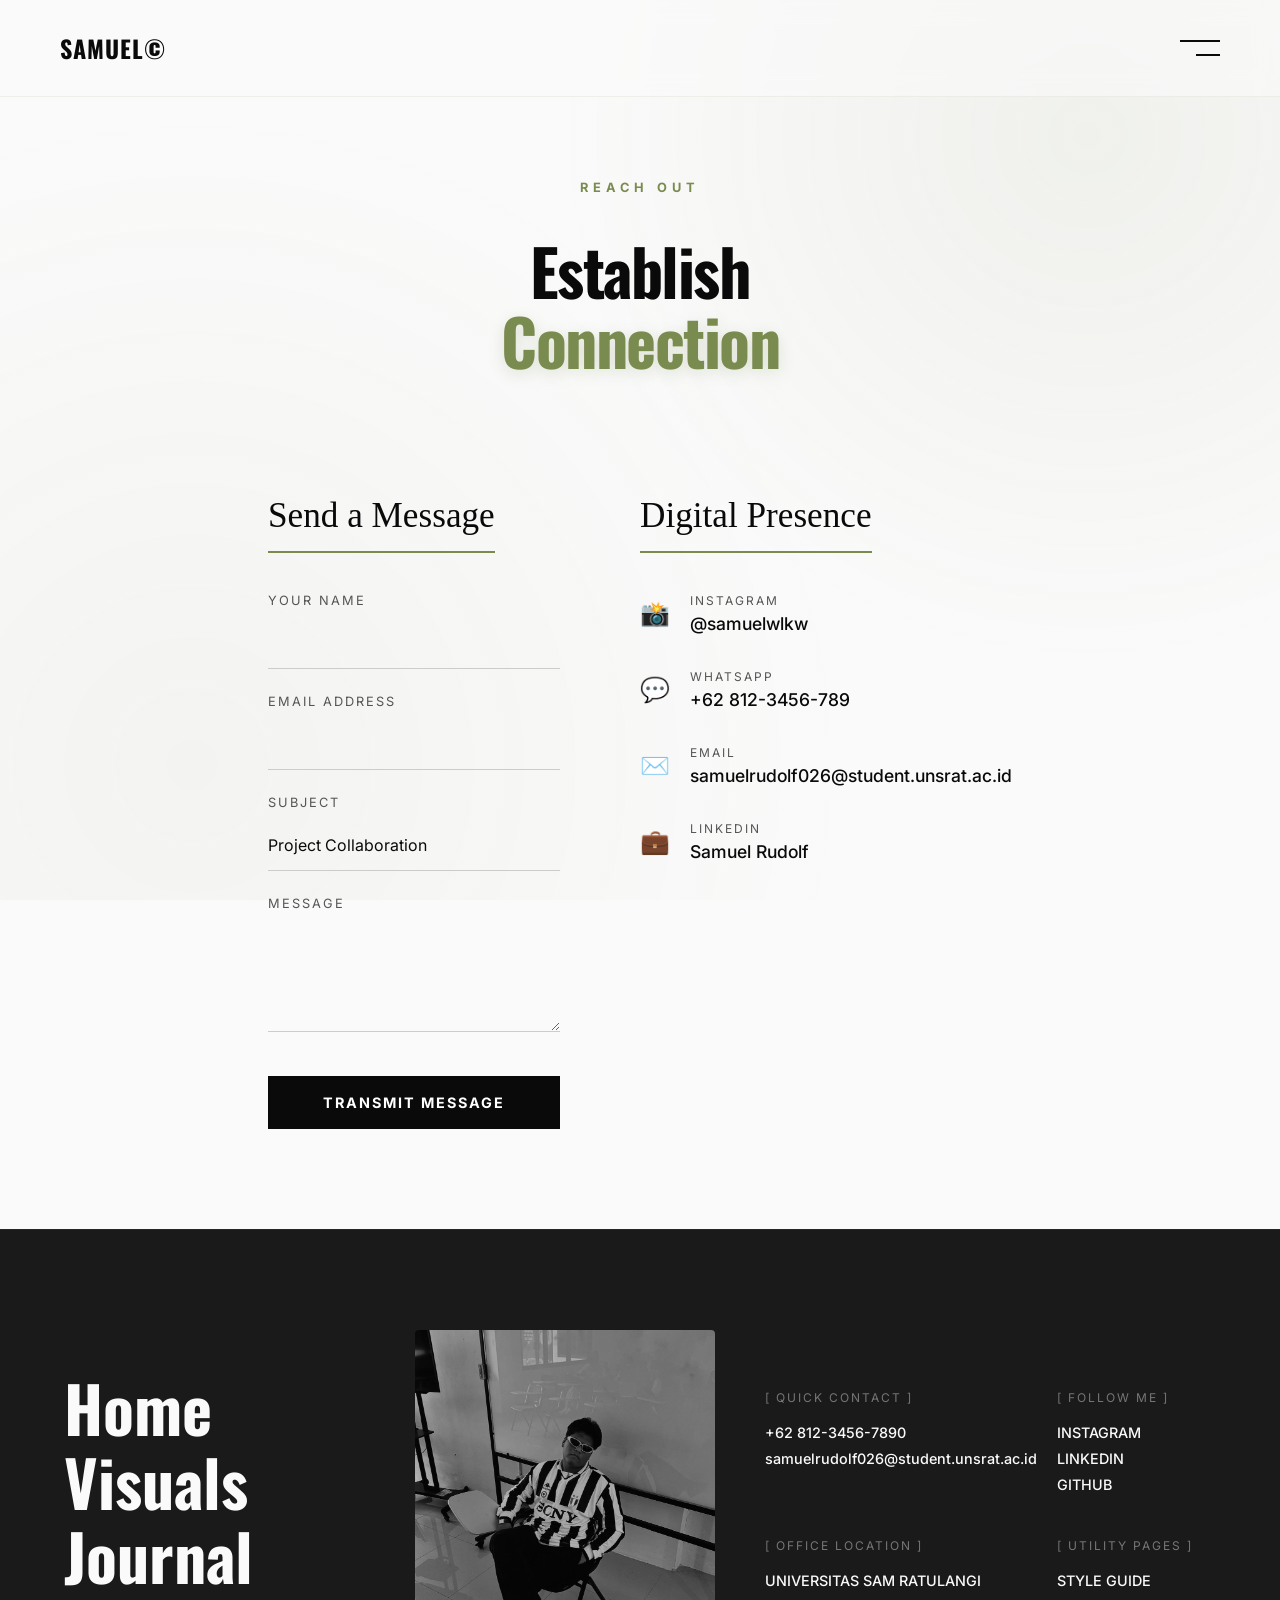
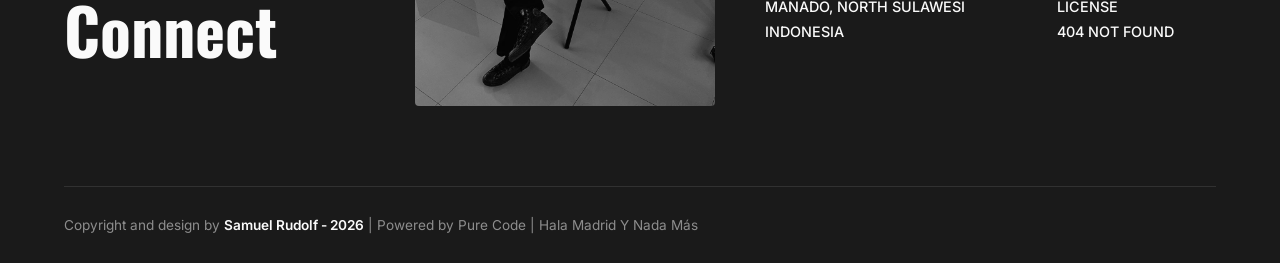
<file: contact.html>
<!DOCTYPE html>
<html lang="id">
<head>
    <meta charset="UTF-8">
    <meta name="viewport" content="width=device-width, initial-scale=1.0">
    <title>Connect | Establish Connection</title>
    <link rel="stylesheet" href="style.css">
</head>
<body>
    <div class="bg-layer"></div>
    <div class="bg-gradient"></div>

    <!-- === NAVBAR === -->
    <nav class="navbar">
        <div class="logo" style="color: #0A0A0A;">SAMUEL<span>©</span></div>
        <div class="menu-trigger" id="menuToggle">
            <span class="line-long" style="background-color: #0A0A0A;"></span>
            <span class="line-short" style="background-color: #0A0A0A;"></span>
        </div>
    </nav>

    <!-- === FULLSCREEN MENU === -->
    <div class="split-menu" id="fullscreenMenu">
        <div class="menu-left">
            <span class="accent-tag">S.J. RUDOLF</span>
            <h3>Crafting logic.<br>Building structure.</h3>
            <p>Mendobrak batasan melalui baris kode murni dan arsitektur desain yang fungsional.</p>
        </div>
        <div class="menu-right">
            <ul class="nav-list">
                <li><a href="index.html">/ HOME</a></li>
                <li><a href="gallery.html">/ VISUALS</a></li>
                <li><a href="blog.html">/ JOURNAL</a></li>
                <li><a href="contact.html">/ CONNECT</a></li>
            </ul>
        </div>
    </div>

    <!-- === HERO SECTION === -->
    <section class="gallery-hero reveal" style="text-align: center; margin-bottom: 50px;">
        <span class="accent-tag">REACH OUT</span>
        <h2 style="color: #0A0A0A;">Establish<br><span>Connection</span></h2>
    </section>

    <!-- === CONTACT GRID (VERSI TERBUKA / LIGHT MODE) === -->
    <section class="gallery-grid-section" style="padding-top: 0; max-width: 1000px; margin: 0 auto; padding-bottom: 100px;">
        <div style="display: grid; grid-template-columns: 1fr 1fr; gap: 80px;">
            
            <!-- FORM SECTION (KIRI) -->
            <div class="reveal">
                <h3 style="font-family: 'Georgia', serif; font-weight: 400; font-size: 2.2rem; color: #0A0A0A; margin-bottom: 30px; border-bottom: 2px solid #7A8B4F; padding-bottom: 15px; display: inline-block;">Send a Message</h3>
                
                <form style="display: flex; flex-direction: column; gap: 25px; margin-top: 10px;">
                    <div>
                        <label style="display: block; font-size: 0.8rem; font-family: 'Inter', sans-serif; letter-spacing: 2px; margin-bottom: 10px; color: #555555;">YOUR NAME</label>
                        <!-- Ubah color menjadi #0A0A0A dan border menjadi abu-abu -->
                        <input type="text" name="nama" style="width: 100%; padding: 15px 0; background: transparent; border: none; border-bottom: 1px solid #CCCCCC; color: #0A0A0A; font-family: 'Inter', sans-serif; font-size: 1rem; outline: none; transition: border-color 0.3s;" onfocus="this.style.borderColor='#7A8B4F'" onblur="this.style.borderColor='#CCCCCC'">
                    </div>
                    
                    <div>
                        <label style="display: block; font-size: 0.8rem; font-family: 'Inter', sans-serif; letter-spacing: 2px; margin-bottom: 10px; color: #555555;">EMAIL ADDRESS</label>
                        <input type="email" name="email" style="width: 100%; padding: 15px 0; background: transparent; border: none; border-bottom: 1px solid #CCCCCC; color: #0A0A0A; font-family: 'Inter', sans-serif; font-size: 1rem; outline: none; transition: border-color 0.3s;" onfocus="this.style.borderColor='#7A8B4F'" onblur="this.style.borderColor='#CCCCCC'">
                    </div>
                    
                    <div>
                        <label style="display: block; font-size: 0.8rem; font-family: 'Inter', sans-serif; letter-spacing: 2px; margin-bottom: 10px; color: #555555;">SUBJECT</label>
                        <select name="subjek" style="width: 100%; padding: 15px 0; background: transparent; border: none; border-bottom: 1px solid #CCCCCC; color: #0A0A0A; font-family: 'Inter', sans-serif; font-size: 1rem; outline: none; appearance: none; cursor: pointer;">
                            <option style="background: #FFFFFF;">Project Collaboration</option>
                            <option style="background: #FFFFFF;">Music Arrangement</option>
                            <option style="background: #FFFFFF;">General Inquiry</option>
                        </select>
                    </div>
                    
                    <div>
                        <label style="display: block; font-size: 0.8rem; font-family: 'Inter', sans-serif; letter-spacing: 2px; margin-bottom: 10px; color: #555555;">MESSAGE</label>
                        <textarea name="pesan" rows="4" style="width: 100%; padding: 15px 0; background: transparent; border: none; border-bottom: 1px solid #CCCCCC; color: #0A0A0A; font-family: 'Inter', sans-serif; font-size: 1rem; outline: none; resize: vertical; transition: border-color 0.3s;" onfocus="this.style.borderColor='#7A8B4F'" onblur="this.style.borderColor='#CCCCCC'"></textarea>
                    </div>
                    
                    <button type="button" style="background: #0A0A0A; color: #FFFFFF; padding: 18px 30px; font-family: 'Inter', sans-serif; font-weight: bold; font-size: 0.9rem; letter-spacing: 2px; border: none; cursor: pointer; text-transform: uppercase; margin-top: 15px; transition: background 0.3s;" onmouseover="this.style.background='#7A8B4F';" onmouseout="this.style.background='#0A0A0A';">Transmit Message</button>
                </form>
            </div>

            <!-- DIGITAL PRESENCE SECTION (KANAN) -->
            <div class="reveal">
                <h3 style="font-family: 'Georgia', serif; font-weight: 400; font-size: 2.2rem; color: #0A0A0A; margin-bottom: 30px; border-bottom: 2px solid #7A8B4F; padding-bottom: 15px; display: inline-block;">Digital Presence</h3>
                
                <div style="display: flex; flex-direction: column; gap: 35px; margin-top: 10px;">
                    
                    <div style="display: flex; align-items: center; gap: 20px;">
                        <span style="font-size: 1.5rem; color: #0A0A0A;">📸</span>
                        <div>
                            <span style="display: block; font-size: 0.75rem; font-family: 'Inter', sans-serif; letter-spacing: 2px; color: #555555; margin-bottom: 5px;">INSTAGRAM</span>
                            <a href="https://www.instagram.com/samuelwlkw" target="_blank" style="color: #0A0A0A; font-family: 'Inter', sans-serif; text-decoration: none; font-size: 1.1rem; font-weight: 500; transition: color 0.3s;" onmouseover="this.style.color='#7A8B4F'" onmouseout="this.style.color='#0A0A0A'">@samuelwlkw</a>
                        </div>
                    </div>

                    <div style="display: flex; align-items: center; gap: 20px;">
                        <span style="font-size: 1.5rem; color: #0A0A0A;">💬</span>
                        <div>
                            <span style="display: block; font-size: 0.75rem; font-family: 'Inter', sans-serif; letter-spacing: 2px; color: #555555; margin-bottom: 5px;">WHATSAPP</span>
                            <a href="https://wa.me/628123456789" target="_blank" style="color: #0A0A0A; font-family: 'Inter', sans-serif; text-decoration: none; font-size: 1.1rem; font-weight: 500; transition: color 0.3s;" onmouseover="this.style.color='#7A8B4F'" onmouseout="this.style.color='#0A0A0A'">+62 812-3456-789</a>
                        </div>
                    </div>

                    <div style="display: flex; align-items: center; gap: 20px;">
                        <span style="font-size: 1.5rem; color: #0A0A0A;">✉️</span>
                        <div>
                            <span style="display: block; font-size: 0.75rem; font-family: 'Inter', sans-serif; letter-spacing: 2px; color: #555555; margin-bottom: 5px;">EMAIL</span>
                            <a href="mailto:samuelrudolf026@student.unsrat.ac.id" style="color: #0A0A0A; font-family: 'Inter', sans-serif; text-decoration: none; font-size: 1.1rem; font-weight: 500; transition: color 0.3s;" onmouseover="this.style.color='#7A8B4F'" onmouseout="this.style.color='#0A0A0A'">samuelrudolf026@student.unsrat.ac.id</a>
                        </div>
                    </div>

                    <div style="display: flex; align-items: center; gap: 20px;">
                        <span style="font-size: 1.5rem; color: #0A0A0A;">💼</span>
                        <div>
                            <span style="display: block; font-size: 0.75rem; font-family: 'Inter', sans-serif; letter-spacing: 2px; color: #555555; margin-bottom: 5px;">LINKEDIN</span>
                            <a href="#" target="_blank" style="color: #0A0A0A; font-family: 'Inter', sans-serif; text-decoration: none; font-size: 1.1rem; font-weight: 500; transition: color 0.3s;" onmouseover="this.style.color='#7A8B4F'" onmouseout="this.style.color='#0A0A0A'">Samuel Rudolf</a>
                        </div>
                    </div>

                </div>
            </div>

        </div>
    </section>

<footer class="site-footer">
        <div class="footer-container">
            
            <div class="footer-nav">
                <a href="index.html" class="footer-link">Home</a>
                <a href="gallery.html" class="footer-link">Visuals</a>
                <a href="blog.html" class="footer-link">Journal</a>
                <a href="contact.html" class="footer-link">Connect</a>
            </div>

            <div class="footer-image-wrapper">
                <img src="profile_index_footer.jpeg" alt="Samuel Rudolf Portrait" class="footer-img">
            </div>

            <div class="footer-info-grid">
                <div class="info-block">
                    <span class="info-title">[ QUICK CONTACT ]</span>
                    <p>
                        +62 812-3456-7890<br>
                        samuelrudolf026@student.unsrat.ac.id
                    </p>
                </div>
                
                <div class="info-block">
                    <span class="info-title">[ FOLLOW ME ]</span>
                    <p>
                        <a href="#">INSTAGRAM</a><br>
                        <a href="#">LINKEDIN</a><br>
                        <a href="#">GITHUB</a>
                    </p>
                </div>
                
                <div class="info-block">
                    <span class="info-title">[ OFFICE LOCATION ]</span>
                    <p>
                        UNIVERSITAS SAM RATULANGI<br>
                        MANADO, NORTH SULAWESI<br>
                        INDONESIA
                    </p>
                </div>
                
                <div class="info-block">
                    <span class="info-title">[ UTILITY PAGES ]</span>
                    <p>
                        <a href="#">STYLE GUIDE</a><br>
                        <a href="#">LICENSE</a><br>
                        <a href="#">404 NOT FOUND</a>
                    </p>
                </div>
            </div>

        </div>

        <div class="footer-bottom">
            <p>Copyright and design by <span>Samuel Rudolf - 2026</span> | Powered by Pure Code | Hala Madrid Y Nada Más</p>
        </div>
    </footer>

    <script src="script.js"></script>
</body>
</html>
</file>
<file: style.css>
/* === IMPORT GOOGLE FONTS === */
@import url('https://fonts.googleapis.com/css2?family=Inter:wght@300;400;500&family=Oswald:wght@500;700&display=swap');

/* Menyembunyikan Scrollbar */
::-webkit-scrollbar { display: none; }
html { -ms-overflow-style: none; scrollbar-width: none; }

/* === KONFIGURASI DASAR (ORGANIC MATCHA ELEGANCE) === */
* { margin: 0; padding: 0; box-sizing: border-box; -webkit-font-smoothing: antialiased; text-rendering: optimizeLegibility; }
body { 
    background-color: #FAFAFA;
    color: #1A1A1A;
    font-family: 'Inter', sans-serif; 
    overflow-x: hidden; 
}

/* --- AURA BACKGROUND --- */
.bg-layer { 
    display: block; 
    position: fixed; top: 0; left: 0; width: 100%; height: 100vh;
    background: radial-gradient(circle at 85% 15%, rgba(122, 139, 79, 0.08) 0%, transparent 40%),
                radial-gradient(circle at 15% 85%, rgba(122, 139, 79, 0.05) 0%, transparent 50%);
    z-index: -2; 
    pointer-events: none;
}
.bg-gradient { display: none; }

/* === NAVBAR KACA === */
.navbar { 
    position: fixed; top: 0; left: 0; width: 100%; display: flex; justify-content: space-between; align-items: center; 
    padding: 30px 60px; z-index: 1001; pointer-events: none;
    background: rgba(250, 250, 250, 0.6);
    backdrop-filter: blur(12px);
    border-bottom: 1px solid rgba(122, 139, 79, 0.1);
}
.logo { font-family: 'Oswald', sans-serif; font-weight: 700; font-size: 1.5rem; letter-spacing: 1px; pointer-events: auto; color: #1A1A1A; }
.menu-trigger { pointer-events: auto; width: 40px; height: 16px; cursor: pointer; display: flex; flex-direction: column; justify-content: space-between; align-items: flex-end; z-index: 1002; }
.menu-trigger span { display: block; height: 2px; background-color: #1A1A1A; transition: all 0.4s cubic-bezier(0.68, -0.55, 0.265, 1.55); }
.line-long { width: 100%; }
.line-short { width: 60%; }
.menu-trigger:hover .line-short { width: 100%; background-color: #7A8B4F; box-shadow: 0 0 8px rgba(122, 139, 79, 0.4); }
.menu-trigger.active .line-long { transform: translateY(7px) rotate(45deg); }
.menu-trigger.active .line-short { width: 100%; transform: translateY(-7px) rotate(-45deg); }

/* === SPLIT OVERLAY MENU === */
.split-menu { position: fixed; top: 0; left: 0; width: 100%; height: 100vh; display: flex; z-index: 1000; visibility: hidden; }
.menu-left, .menu-right { width: 50%; height: 100%; display: flex; flex-direction: column; justify-content: center; padding: 0 10%; transition: transform 0.8s cubic-bezier(0.19, 1, 0.22, 1); }
.menu-left { background-color: rgba(234, 239, 229, 0.85); backdrop-filter: blur(20px); border-right: 1px solid rgba(122, 139, 79, 0.15); transform: translateY(100%); }
.menu-right { background-color: #FAFAFA; transform: translateY(-100%); }
.split-menu.active { visibility: visible; }
.split-menu.active .menu-left, .split-menu.active .menu-right { transform: translateY(0); }
.menu-left .accent-tag { margin-bottom: 30px; color: #7A8B4F; }
.menu-left h3 { font-size: 2.5rem; line-height: 1.2; margin-bottom: 20px; font-family: 'Oswald', sans-serif; font-weight: 700; letter-spacing: -1px; color: #1A1A1A; }
.menu-left p { color: #555555; font-size: 1rem; line-height: 1.6; margin-bottom: 40px; max-width: 85%; }
.menu-contact a { color: #7A8B4F; text-decoration: none; font-size: 0.9rem; letter-spacing: 2px; border-bottom: 1px solid rgba(122, 139, 79, 0.3); transition: 0.3s;}
.menu-contact a:hover { border-bottom: 1px solid #7A8B4F; padding-bottom: 3px; }
.nav-list { list-style: none; display: flex; flex-direction: column; gap: 25px; }
.nav-list li { opacity: 0; transform: translateX(50px); transition: all 0.5s cubic-bezier(0.19, 1, 0.22, 1); }
.split-menu.active .nav-list li { opacity: 1; transform: translateX(0); }
.split-menu.active .nav-list li:nth-child(1) { transition-delay: 0.3s; }
.split-menu.active .nav-list li:nth-child(2) { transition-delay: 0.4s; }
.split-menu.active .nav-list li:nth-child(3) { transition-delay: 0.5s; }
.split-menu.active .nav-list li:nth-child(4) { transition-delay: 0.6s; }
.nav-list a { color: #1A1A1A; text-decoration: none; font-size: clamp(3rem, 6vw, 4.5rem); font-family: 'Oswald', sans-serif; font-weight: 700; letter-spacing: -2px; display: inline-block; transition: 0.4s cubic-bezier(0.19, 1, 0.22, 1); }
.nav-list a:hover { color: #7A8B4F; transform: translateX(20px); text-shadow: 2px 2px 10px rgba(122, 139, 79, 0.2); }

/* === SECTION 1: HERO === */
.hero-section { position: relative; height: 100vh; width: 100%; display: flex; flex-direction: column; justify-content: center; align-items: center; text-align: center; overflow: hidden; }
.hero-bg-container { position: absolute; top: 0; left: 0; width: 100%; height: 100%; z-index: 1; overflow: hidden; }

.hero-bg-image { 
    width: 100%; height: 100%; object-fit: cover; 
    filter: grayscale(100%); 
    clip-path: inset(35% 30%); 
    transform: scale(1.1); 
    animation: heroExpand 2s cubic-bezier(0.8, 0, 0.2, 1) forwards; 
    animation-delay: 0.5s; 
}

@keyframes heroExpand {
    0% { clip-path: inset(35% 30%); filter: blur(0px) brightness(1) grayscale(100%); transform: scale(1.1); opacity: 1; }
    100% { clip-path: inset(0% 0%); filter: blur(3px) grayscale(100%); transform: scale(1); opacity: 0.25; }
}

.hero-fragmented { position: absolute; top: 0; left: 0; width: 100%; height: 100%; z-index: 2; pointer-events: none; padding: 60px; }
.float-meta { position: absolute; font-size: 0.75rem; line-height: 1.5; color: #1A1A1A; }
.float-meta .label { color: #7A8B4F; font-weight: 700; letter-spacing: 2px; display: block; margin-bottom: 5px; }
.text-top-left { top: 15%; left: 60px; }
.text-mid-right { top: 45%; right: 60px; text-align: right; }
.geo-mark { position: absolute; font-family: 'Oswald', sans-serif; font-size: 0.8rem; color: rgba(26, 26, 26, 0.2); letter-spacing: 2px; }
.pos-a { top: 20%; right: 25%; }
.pos-b { bottom: 25%; left: 30%; }
.pos-c { top: 60%; left: 10%; transform: rotate(-90deg); }
.hero-name-container { position: absolute; bottom: 5%; left: 60px; width: calc(100% - 120px); }
.pre-title { display: block; font-size: 0.9rem; letter-spacing: 5px; color: #555; margin-bottom: 5px; }
.name-flex { display: flex; align-items: baseline; gap: 20px; flex-wrap: wrap; }
.name-bold, .name-outline { font-family: 'Oswald', sans-serif; font-weight: 700; line-height: 0.9; letter-spacing: -4px; color: #000000; margin: 0; text-transform: uppercase; }
.name-bold { font-size: clamp(4rem, 12vw, 12rem); }
.name-outline { font-size: clamp(3rem, 10vw, 10rem); -webkit-text-stroke: 0px; color: #000000; }

.anim-fade-right { opacity: 0; transform: translateX(-30px); animation: fadeMove 1.2s cubic-bezier(0.19, 1, 0.22, 1) forwards; animation-delay: 1.5s; }
.anim-fade-left { opacity: 0; transform: translateX(30px); animation: fadeMove 1.2s cubic-bezier(0.19, 1, 0.22, 1) forwards; animation-delay: 1.7s; }
.anim-fade-in { opacity: 0; animation: fadeOnly 2s ease forwards; animation-delay: 2s; }
.anim-slide-up { opacity: 0; transform: translateY(40px); animation: fadeMove 1s cubic-bezier(0.19, 1, 0.22, 1) forwards; animation-delay: 1.8s; }
.anim-slide-up-delay-1 { opacity: 0; transform: translateY(60px); animation: fadeMove 1.2s cubic-bezier(0.19, 1, 0.22, 1) forwards; animation-delay: 2.1s; }
.anim-slide-up-delay-2 { opacity: 0; transform: translateY(40px); animation: fadeMove 1.2s cubic-bezier(0.19, 1, 0.22, 1) forwards; animation-delay: 2.4s; }

@keyframes fadeMove { to { opacity: 1; transform: translate(0, 0); } }
@keyframes fadeOnly { to { opacity: 1; } }

.reveal-delay { opacity: 0; transform: translateY(20px); animation: fadeUpHero 1s ease forwards; animation-delay: 2.2s; }
@keyframes fadeUpHero { to { opacity: 1; transform: translateY(0); } }
.scroll-badge { position: absolute; bottom: 50px; left: 50%; transform: translateX(-50%); font-size: 0.75rem; letter-spacing: 4px; color: #7A8B4F; font-weight: bold; animation: bounceHero 2s infinite; z-index: 2; }
@keyframes bounceHero { 0%, 100% { transform: translateX(-50%) translateY(0); } 50% { transform: translateX(-50%) translateY(-10px); } }

/* === SECTION 2: PROFILE === */
.profile-section { min-height: 100vh; display: flex; align-items: center; padding: 100px 10%; position: relative; z-index: 2; }
.accent-tag { color: #7A8B4F; font-size: 0.8rem; letter-spacing: 5px; font-weight: bold; display: block; margin-bottom: 20px;}
h2 { font-size: clamp(3rem, 5vw, 4.5rem); font-family: 'Oswald', sans-serif; font-weight: 700; line-height: 1.1; margin-bottom: 20px; margin-top: 40px; letter-spacing: -1.5px; color: #1A1A1A; }
h2 span { color: #7A8B4F; text-shadow: 0 4px 15px rgba(122, 139, 79, 0.2); }
.info-box p { font-size: 1.1rem; color: #555555; line-height: 1.8; margin-bottom: 40px; }
.stats-container { display: flex; gap: 40px; border-top: 1px solid rgba(122, 139, 79, 0.15); padding-top: 30px; }
.stat-item strong { color: #1A1A1A; display: block; font-size: 1.2rem; margin-bottom: 5px; font-family: 'Oswald', sans-serif; letter-spacing: 1px; }
.stat-item span { font-size: 0.85rem; color: #888888; }
.profile-layout { display: grid; grid-template-columns: 1.2fr 1fr; gap: 80px; width: 100%; align-items: center; margin-top: 120px; }

.image-box { position: relative; width: 450px; height: 600px; margin: 0 auto; }
.image-box::after { content: ''; position: absolute; top: -15px; left: -15px; width: 100%; height: 100%; border: 1px solid #7A8B4F; z-index: 0; opacity: 0.6; transition: 0.5s ease; }
.image-box:hover::after { top: -25px; left: -25px; opacity: 1; background: rgba(122, 139, 79, 0.03); }
.image-wrapper { position: relative; width: 100%; height: 100%; overflow: hidden; z-index: 2; box-shadow: 0 20px 50px rgba(0,0,0,0.08); }
.image-wrapper img { width: 100%; height: 100%; object-fit: cover; filter: grayscale(100%); transition: 0.5s ease; }
.image-box:hover .image-wrapper img { filter: grayscale(0%); }

.reveal { opacity: 0; transform: translateY(60px); filter: blur(5px); transition: all 1s cubic-bezier(0.19, 1, 0.22, 1); will-change: transform, opacity; }
.reveal.active { opacity: 1; transform: translateY(0); filter: blur(0); }

/* === SECTION 3: ASYMMETRIC SHOWCASE === */
.showcase-section { padding: 120px 8%; position: relative; z-index: 10; }
.showcase-layout { display: flex; justify-content: space-between; align-items: flex-start; gap: 50px; }
.showcase-info { position: -webkit-sticky; position: sticky; top: 25vh; width: 35%; }
.showcase-title { font-size: 4rem; font-family: 'Oswald', sans-serif; font-weight: 700; line-height: 1.1; margin-bottom: 20px; letter-spacing: -1.5px; color: #1A1A1A; }
.showcase-desc { color: #555555; line-height: 1.8; margin-bottom: 40px; font-size: 1.05rem; }

.btn-outline { 
    display: inline-block; color: #1A1A1A; text-decoration: none; padding: 14px 30px; 
    border: 1px solid #7A8B4F; font-size: 0.85rem; font-weight: bold; letter-spacing: 2px; 
    text-transform: uppercase; position: relative; overflow: hidden; z-index: 1; transition: 0.3s;
}
.btn-outline::before { content: ''; position: absolute; bottom: 0; left: 0; width: 100%; height: 0%; background-color: #7A8B4F; z-index: -1; transition: height 0.4s cubic-bezier(0.19, 1, 0.22, 1); }
.btn-outline:hover { color: #fff; border-color: #7A8B4F; }
.btn-outline:hover::before { height: 100%; }

.showcase-gallery { width: 55%; display: flex; flex-direction: column; gap: 120px; }
.photo-card { width: 100%; }
.photo-wrapper { width: 100%; height: 65vh; overflow: hidden; box-shadow: 0 15px 40px rgba(0,0,0,0.05); }
.photo-wrapper img { width: 100%; height: 100%; object-fit: cover; filter: grayscale(100%); transition: transform 0.8s cubic-bezier(0.19, 1, 0.22, 1), filter 0.8s ease; }
.photo-card:hover .photo-wrapper img { transform: scale(1.05); filter: grayscale(0%); }
.photo-meta { margin-top: 20px; display: flex; justify-content: space-between; align-items: center; padding-bottom: 15px; border-bottom: 1px solid rgba(122, 139, 79, 0.2); }
.photo-meta h4 { font-size: 1.3rem; font-family: 'Oswald', sans-serif; font-weight: 500; margin: 0; color: #1A1A1A; }
.photo-meta span { color: #7A8B4F; font-size: 0.85rem; letter-spacing: 1px; font-weight: bold; }

/* === SECTION DIVIDER === */
.section-divider { width: 100%; text-align: center; padding: 100px 10% 40px; display: flex; flex-direction: column; align-items: center; position: relative; z-index: 10; }
.divider-title { font-size: clamp(3rem, 6vw, 5rem); font-family: 'Oswald', sans-serif; font-weight: 700; color: #1A1A1A; margin-bottom: 20px; line-height: 1.1; letter-spacing: -2px; }
.divider-desc { color: #555555; font-size: 1.1rem; max-width: 600px; line-height: 1.6; }

/* === SECTION 4: JOURNAL === */
.journal-section { display: flex; flex-direction: column; width: 100%; padding: 20px 10% 150px; position: relative; }
.journal-card { 
    position: -webkit-sticky; position: sticky; top: 12vh; width: 100%; height: 75vh; margin-bottom: 120px; 
    display: flex; justify-content: center; align-items: center; overflow: hidden; cursor: pointer; 
    background-color: #0A0A0A; box-shadow: 0 -15px 40px rgba(122, 139, 79, 0.08); 
}
.media-layer { position: absolute; top: 0; left: 0; width: 100%; height: 100%; z-index: 1; overflow: hidden; }
.media-layer video, .media-layer img { width: 100%; height: 100%; object-fit: cover; transform: scale(1); filter: blur(0px) brightness(0.6) grayscale(100%); transition: transform 0.8s cubic-bezier(0.215, 0.61, 0.355, 1), filter 0.8s cubic-bezier(0.215, 0.61, 0.355, 1); will-change: transform, filter; }
.content-layer { position: relative; z-index: 2; text-align: center; transition: opacity 0.5s ease, transform 0.5s ease; max-width: 85%; margin: 0 auto; }
.meta-text { display: block; color: #7A8B4F; font-size: 0.85rem; letter-spacing: 3px; text-transform: uppercase; margin-bottom: 15px; font-weight: 600; text-shadow: 0 2px 4px rgba(0,0,0,0.8); }
.content-layer h2 { font-size: clamp(3rem, 5vw, 5rem); font-family: 'Oswald', sans-serif; font-weight: 700; color: #ffffff; margin: 0; line-height: 1.1; letter-spacing: -1.5px; text-wrap: balance; text-shadow: 0 5px 15px rgba(0,0,0,0.8); }
.hover-ui { position: absolute; top: 0; left: 0; width: 100%; height: 100%; z-index: 3; opacity: 0; visibility: hidden; transition: opacity 0.5s ease, visibility 0.5s ease; display: flex; align-items: center; justify-content: center; }
.details-btn { background-color: #7A8B4F; color: #ffffff; padding: 16px 35px; font-family: 'Oswald', sans-serif; font-weight: 700; font-size: 1.1rem; text-decoration: none; text-transform: uppercase; letter-spacing: 1px; transition: 0.3s; box-shadow: 0 15px 35px rgba(0,0,0,0.5); }
.details-btn:hover { background-color: #FAFAFA; color: #1A1A1A; }
.bracket { position: absolute; width: 60px; height: 60px; border-color: #7A8B4F; border-style: solid; transition: transform 0.6s cubic-bezier(0.215, 0.61, 0.355, 1), opacity 0.6s ease; opacity: 0; }
.top-left { top: 50px; left: 50px; border-width: 2px 0 0 2px; transform: translate(-40px, -40px); }
.top-right { top: 50px; right: 50px; border-width: 2px 2px 0 0; transform: translate(40px, -40px); }
.bottom-left { bottom: 50px; left: 50px; border-width: 0 0 2px 2px; transform: translate(-40px, 40px); }
.bottom-right { bottom: 50px; right: 50px; border-width: 0 2px 2px 0; transform: translate(40px, 40px); }
.journal-card:hover .media-layer video, .journal-card:hover .media-layer img { transform: scale(1.08); filter: blur(10px) brightness(0.3) grayscale(0%); }
.journal-card:hover .content-layer { opacity: 0; transform: scale(0.95); }
.journal-card:hover .hover-ui { opacity: 1; visibility: visible; }
.journal-card:hover .bracket { opacity: 1; transform: translate(0, 0); }

/* === CIRCULAR MULTI-LAYER TRANSITION === */
.circular-transition-wrapper { position: relative; width: 100%; height: 400vh; background-color: #FAFAFA; z-index: 5; margin-top: -50px; }
.circle-sticky { position: sticky; top: 0; left: 0; width: 100%; height: 100vh; display: flex; justify-content: center; align-items: center; overflow: hidden; }
.circle { position: absolute; top: 0; left: 0; width: 100vw; height: 100vh; clip-path: circle(0% at 50% 50%); -webkit-clip-path: circle(0% at 50% 50%); will-change: clip-path; }
.circle-1 { background-color: #7A8B4F; z-index: 1; }
.circle-2 { background-color: #1A1A1A; z-index: 2; }
.circle-3 { background-color: #7A8B4F; z-index: 3; }
.circle-4 { background-color: #1A1A1A; z-index: 4; }
.circle-text { position: relative; z-index: 5; color: #FAFAFA; font-family: 'Oswald', sans-serif; font-size: clamp(4rem, 10vw, 8rem); font-weight: 700; letter-spacing: 5px; text-transform: uppercase; opacity: 0; transform: translateY(40px); transition: opacity 0.5s cubic-bezier(0.19, 1, 0.22, 1), transform 0.5s cubic-bezier(0.19, 1, 0.22, 1); pointer-events: none; text-shadow: 0 10px 30px rgba(0,0,0,0.5); }
.circle-text.visible { opacity: 1; transform: translateY(0); }

/* === WORKING PROCESS TIMELINE === */
.process-section {
    background-color: #1A1A1A; /* Latar gelap seperti di video */
    color: #FAFAFA;
    padding: 150px 10%;
    position: relative;
    z-index: 10;
    overflow: hidden;
}

.process-header {
    text-align: center;
    margin-bottom: 120px;
}

.process-main-title {
    font-size: clamp(4rem, 8vw, 7rem);
    font-family: 'Inter', sans-serif;
    font-weight: 700;
    line-height: 1;
    letter-spacing: -3px;
    color: #D3D3D3; /* Abu-abu terang */
}

.process-container {
    position: relative;
    max-width: 1100px;
    margin: 0 auto;
    display: flex;
    flex-direction: column;
    gap: 80px;
}

/* Garis Tengah Timeline */
/* === GARIS TENGAH TIMELINE === */
.process-line-track {
    position: absolute;
    top: 0;
    bottom: 0;
    left: 50%;
    transform: translateX(-50%);
    width: 2px; /* Ditebalkan sedikit jadi 2px agar lebih terlihat */
    background-color: rgba(122, 139, 79, 0.15); /* Jalur garis warna matcha pudar */
    z-index: 1;
}

.process-line-fill {
    position: absolute;
    top: 0;
    left: 0;
    width: 100%;
    height: 0%; /* Ketinggian awal 0, akan diisi oleh JavaScript */
    background-color: #7A8B4F; /* Warna Matcha Solid */
    /* Tidak perlu transisi panjang karena JS akan memperbarui posisinya secara real-time */
}

/* Ganti warna angka menjadi Matcha */
.step-num {
    display: block;
    font-size: 1.2rem;
    color: #7A8B4F; /* Warna Matcha (Sebelumnya merah) */
    margin-bottom: 15px;
    font-family: 'Oswald', sans-serif;
    letter-spacing: 1px;
}

/* Pastikan garis tetap di kiri saat di layar HP */
@media (max-width: 768px) {
    .process-line-track { left: 0; transform: none; }
}

.process-step {
    display: flex;
    width: 100%;
    position: relative;
    z-index: 2;
}

/* Penempatan Kiri & Kanan */
.process-step.left { justify-content: flex-start; text-align: left; }
.process-step.right { justify-content: flex-end; text-align: left; }

.step-content {
    width: 45%; /* Mengambil kurang dari 50% layar agar tidak menyentuh garis tengah */
}

/* Spasi agar rapi dari garis tengah */
.process-step.left .step-content { padding-right: 60px; }
.process-step.right .step-content { padding-left: 60px; }

.step-content h3 {
    font-size: clamp(2.5rem, 4vw, 3.5rem);
    font-family: 'Inter', sans-serif;
    font-weight: 700;
    color: #FAFAFA;
    margin-bottom: 20px;
    line-height: 1.1;
    letter-spacing: -1.5px;
    margin-top: 0;
}

.step-content p {
    font-size: 1.1rem;
    color: #888888;
    line-height: 1.6;
}

/* Efek Animasi Meluncur dari Samping (Kiri & Kanan) */
.process-step.left.reveal-side { transform: translateX(-80px); opacity: 0; transition: all 1s cubic-bezier(0.19, 1, 0.22, 1); }
.process-step.right.reveal-side { transform: translateX(80px); opacity: 0; transition: all 1s cubic-bezier(0.19, 1, 0.22, 1); }
.process-step.reveal-side.active { transform: translateX(0); opacity: 1; }

/* Responsive untuk Mobile (Garis pindah ke kiri) */
@media (max-width: 768px) {
    .process-line { left: 0; transform: none; }
    .process-step.left, .process-step.right { justify-content: flex-end; }
    .step-content { width: calc(100% - 40px); }
    .process-step.left .step-content, .process-step.right .step-content { padding-left: 0; padding-right: 0; }
}
/* === SECTION 5: BLOG LIST (TEXT ONLY) === */
.blog-list-section { padding: 100px 10%; position: relative; z-index: 10; background-color: #FAFAFA; }
.blog-list-header { margin-bottom: 60px; display: flex; flex-direction: column; align-items: flex-start; }
.blog-main-title { font-size: clamp(3rem, 6vw, 5rem); font-family: 'Oswald', sans-serif; font-weight: 700; letter-spacing: -2px; display: flex; align-items: center; gap: 20px; margin-top: 10px; text-transform: uppercase; color: #1A1A1A; }
.circle-outline { width: 20px; height: 20px; border: 4px solid #7A8B4F; display: inline-block; box-shadow: 0 0 10px rgba(122, 139, 79, 0.3); }

.blog-list-container { display: flex; flex-direction: column; border-top: 1px solid rgba(0,0,0,0.08); }

/* GRID UPDATE: Hilangkan ukuran kolom gambar (200px), tersisa Judul, Deskripsi, dan Tahun */
.blog-row { 
    display: grid; 
    grid-template-columns: 1.5fr 3.5fr 50px; /* Lebar kolom disesuaikan karena tidak ada foto */
    gap: 40px; 
    align-items: center; 
    padding: 35px 20px; 
    border-bottom: 1px solid rgba(0,0,0,0.08); 
    text-decoration: none; 
    color: #1A1A1A; 
    position: relative; 
    overflow: hidden; 
    z-index: 1; 
    margin: 0 -20px; 
}

.blog-row::before { content: ''; position: absolute; top: 0; left: 0; width: 4px; height: 100%; background-color: #7A8B4F; transform: scaleY(0); transform-origin: bottom; transition: transform 0.4s cubic-bezier(0.19, 1, 0.22, 1), width 0.4s ease, opacity 0.4s ease; z-index: -1; }

.blog-title h3 { font-size: 2rem; font-family: 'Oswald', sans-serif; font-weight: 700; letter-spacing: -1px; margin: 0; transition: color 0.4s ease, transform 0.4s ease; text-transform: uppercase; color: #1A1A1A; }
.blog-desc p { font-size: 1.05rem; line-height: 1.6; color: #666; margin: 0; transition: color 0.4s ease; text-wrap: balance; }
.blog-year span { font-size: 1.1rem; font-weight: bold; color: #888; font-family: 'Oswald', sans-serif; transition: color 0.4s ease; }

/* Animasi Hover Text-Only */
.blog-row:hover::before { transform: scaleY(1); width: 100%; opacity: 0.05; }
.blog-row:hover .blog-title h3 { color: #7A8B4F; transform: translateX(10px); }
.blog-row:hover .blog-desc p { color: #1A1A1A; }
.blog-row:hover .blog-year span { color: #7A8B4F; }

/* Responsive untuk layar kecil (HP/Tablet) tanpa gambar */
@media (max-width: 1024px) { 
    .blog-row { grid-template-columns: 1.5fr 2.5fr 50px; gap: 30px; } 
    .blog-title h3 { font-size: 1.5rem; } 
}
@media (max-width: 768px) { 
    .blog-row { grid-template-columns: 1fr; gap: 12px; } 
    .blog-year { text-align: left; margin-top: 5px; } 
}
/* === FINAL CTA (LIGHT MINIMALIST - ANTI OVERLAP) === */
.final-cta-section {
    height: 250vh; 
    background-color: #FFFFFF; 
    position: relative;
    z-index: 10;
    /* overflow: hidden; <-- HAPUS BARIS INI */
}

.cta-sticky {
    position: sticky;
    top: 0;
    height: 100vh;
    width: 100%;
    display: flex;
    flex-direction: column;
    justify-content: center;
    align-items: center;
    overflow: hidden;
}

.cta-content {
    text-align: center;
    z-index: 20;
}

.reveal-heading, .reveal-subheading {
    font-family: 'Oswald', sans-serif;
    line-height: 1.1;
    margin: 0;
}

.reveal-heading {
    font-size: clamp(4rem, 10vw, 8rem);
    letter-spacing: -2px;
}

.reveal-subheading {
    font-size: clamp(3rem, 8vw, 6rem);
}

.word {
    display: inline-block;
    /* Warna awal: Abu-abu sangat muda agar hampir menyatu dengan putih */
    color: #F0F0F0; 
    transition: color 0.4s ease;
    margin-right: 15px; 
}

.word.lit {
    color: #1A1A1A; /* Menyala menjadi Hitam Tajam */
}

.btn-discuss {
    display: inline-block;
    margin-top: 50px;
    padding: 18px 45px;
    background-color: #1A1A1A; /* Tombol Hitam agar kontras di atas putih */
    color: #FFFFFF; 
    text-decoration: none;
    font-family: 'Inter', sans-serif;
    font-weight: 600;
    letter-spacing: 1px;
    border-radius: 4px;
    opacity: 0;
    transform: translateY(20px);
    transition: all 0.6s ease;
    pointer-events: none;
}

.btn-discuss.active {
    opacity: 1;
    transform: translateY(0);
    pointer-events: auto;
}

.btn-discuss:hover {
    background-color: #7A8B4F; /* Tetap menggunakan aksen Matcha saat hover */
    color: #FFFFFF;
    transform: translateY(-5px);
}
/* === FOOTER EDITORIAL STYLING === */
.site-footer {
    background-color: #1A1A1A; /* Menyatu dengan Final CTA */
    color: #FAFAFA;
    padding: 100px 5% 30px;
    font-family: 'Inter', sans-serif;
    border-top: 1px solid rgba(255, 255, 255, 0.05); /* Garis pemisah super tipis */
}

.footer-container {
    display: grid;
    grid-template-columns: 1fr 1fr 1.5fr; /* Proporsi: Kiri(1), Tengah(1), Kanan(1.5) */
    gap: 50px;
    align-items: center;
    margin-bottom: 80px;
}

/* Kolom Kiri: Navigasi */
.footer-nav {
    display: flex;
    flex-direction: column;
    gap: 10px;
}

.footer-link {
    font-family: 'Oswald', sans-serif;
    font-size: clamp(3rem, 5vw, 5rem);
    color: #FAFAFA;
    text-decoration: none;
    font-weight: 700;
    line-height: 1;
    transition: all 0.3s ease;
    /* Memberikan sedikit efek outline default */
    -webkit-text-stroke: 1px transparent;
}

/* Efek Hover Navigasi (Persis Video tapi Warna Matcha) */
.footer-link:hover {
    color: transparent;
    -webkit-text-stroke: 1.5px #7A8B4F;
    transform: translateX(10px);
}

/* Kolom Tengah: Gambar */
.footer-image-wrapper {
    width: 100%;
    max-width: 320px;
    aspect-ratio: 4/5; /* Membuat gambar portrait */
    overflow: hidden;
    border-radius: 4px;
    margin: 0 auto;
}

.footer-img {
    width: 100%;
    height: 100%;
    object-fit: cover;
    filter: grayscale(100%) brightness(0.8);
    transition: filter 0.5s ease, transform 0.5s ease;
}

.footer-image-wrapper:hover .footer-img {
    filter: grayscale(0%) brightness(1);
    transform: scale(1.05);
}

/* Kolom Kanan: Grid Info */
.footer-info-grid {
    display: grid;
    grid-template-columns: 1fr 1fr;
    gap: 40px 20px;
}

.info-block .info-title {
    display: block;
    font-size: 0.75rem;
    color: rgba(255, 255, 255, 0.4);
    margin-bottom: 15px;
    letter-spacing: 2px;
}

.info-block p {
    font-size: 0.9rem;
    line-height: 1.8;
    color: #FAFAFA;
    font-weight: 500;
}

.info-block a {
    color: #FAFAFA;
    text-decoration: none;
    transition: color 0.3s ease;
}

.info-block a:hover {
    color: #7A8B4F;
}

/* Bottom Bar Copyright */
.footer-bottom {
    border-top: 1px solid rgba(255, 255, 255, 0.1);
    padding-top: 30px;
    text-align: left;
}

.footer-bottom p {
    font-size: 0.85rem;
    color: rgba(255, 255, 255, 0.5);
    margin: 0;
}

.footer-bottom span {
    color: #FAFAFA;
    font-weight: 600;
}

/* RESPONSIVE DESIGN UNTUK HP & TABLET */
@media (max-width: 1024px) {
    .footer-container {
        grid-template-columns: 1fr; /* Berubah jadi 1 kolom bertumpuk di layar kecil */
        gap: 60px;
        text-align: center;
    }
    
    .footer-nav { align-items: center; }
    .footer-link:hover { transform: translateX(0); scale: 1.05; }
    
    .footer-info-grid {
        text-align: left;
    }
    
    .footer-bottom { text-align: center; }
}

@media (max-width: 600px) {
    .footer-info-grid {
        grid-template-columns: 1fr; /* Di HP, info text jadi berjejer vertikal */
    }
}

/* === FINAL CTA ORNAMENTS STYLING === */
.cta-ornaments {
    position: absolute;
    top: 0;
    left: 0;
    width: 100%;
    height: 100%;
    z-index: 5;
    pointer-events: none; /* Supaya tidak menghalangi kursor */
    overflow: hidden;
}

/* Base Style Ornamen */
.cta-ornaments div {
    position: absolute;
    color: #7A8B4F;
    opacity: 0.15; /* Sangat tipis agar tetap elegan */
    font-family: 'Oswald', sans-serif;
    transition: all 1s ease;
}

/* Lingkaran Garis Tipis (Kiri Atas) */
.orn-1 {
    width: 300px;
    height: 300px;
    border: 1px solid #7A8B4F;
    border-radius: 50%;
    top: 10%;
    left: -50px;
}

/* Simbol Plus (Kanan Atas) */
.orn-2 {
    font-size: 5rem;
    top: 15%;
    right: 15%;
    font-weight: 300;
}

/* Koordinat Geografis Manado (Kanan Bawah) */
.orn-3 {
    bottom: 20%;
    right: 5%;
    font-size: 0.7rem;
    letter-spacing: 5px;
    writing-mode: vertical-rl; /* Teks berdiri vertikal */
}

/* Titik Fokus (Tengah Kiri) */
.orn-4 {
    width: 15px;
    height: 15px;
    background-color: #7A8B4F;
    border-radius: 50%;
    top: 50%;
    left: 20%;
}

/* Tag Bracket (Kiri Bawah) */
.orn-5 {
    bottom: 15%;
    left: 10%;
    font-size: 0.8rem;
    letter-spacing: 3px;
    font-weight: 700;
}

/* Animasi mengambang halus agar ornamen terasa hidup */
@keyframes floatOrn {
    0%, 100% { transform: translateY(0); }
    50% { transform: translateY(-20px); }
}

.orn-2, .orn-4, .orn-5 {
    animation: floatOrn 6s ease-in-out infinite;
}


/* === MATCHA DUST CANVAS BACKGROUND === */
.matcha-dust-bg {
    position: absolute;
    top: 0;
    left: 0;
    width: 100%;
    height: 100%;
    z-index: 0; 
    pointer-events: none;
    opacity: 0.8;
    display: block; 
}

/* === GALLERY PAGE SPECIFIC === */
.gallery-hero { 
    padding: 180px 10% 50px; 
    text-align: center; 
}

.gallery-grid-section { 
    padding: 50px 10% 120px; 
}

.motion-section {
    background-color: #0A0A0A; /* Latar gelap khusus bagian video */
    padding-top: 80px;
}

.motion-section .gallery-category,
.motion-section .gallery-meta h4 {
    color: #FAFAFA; /* Teks putih untuk latar gelap */
}

.gallery-header { 
    margin-bottom: 50px; 
}

.gallery-category { 
    font-family: 'Oswald', sans-serif; 
    font-size: 2.5rem; 
    color: #1A1A1A; 
    margin-bottom: 10px;
    letter-spacing: -1px;
}

.gallery-line {
    width: 60px;
    height: 4px;
    background-color: #7A8B4F; /* Aksen Matcha */
}

.gallery-grid { 
    display: grid; 
    grid-template-columns: repeat(auto-fit, minmax(300px, 1fr)); 
    gap: 40px; 
}

.gallery-item { 
    width: 100%; 
}

.gallery-img-wrapper { 
    width: 100%; 
    aspect-ratio: 4/5; 
    overflow: hidden; 
    box-shadow: 0 15px 40px rgba(0,0,0,0.05); 
    background-color: #1A1A1A;
}

.gallery-img-wrapper img, 
.gallery-img-wrapper video { 
    width: 100%; 
    height: 100%; 
    object-fit: cover; 
    filter: grayscale(100%); 
    transition: filter 0.6s ease, transform 0.6s cubic-bezier(0.19, 1, 0.22, 1); 
}

.gallery-img-wrapper:hover img, 
.gallery-img-wrapper:hover video { 
    filter: grayscale(0%); 
    transform: scale(1.05); 
}

.gallery-meta { 
    margin-top: 20px; 
    border-top: 1px solid rgba(122, 139, 79, 0.2); 
    padding-top: 15px; 
    display: flex; 
    justify-content: space-between; 
    align-items: center;
}

.gallery-meta h4 { 
    font-family: 'Oswald', sans-serif; 
    font-size: 1.1rem; 
    margin: 0; 
    color: #1A1A1A; 
    text-transform: uppercase;
}

.gallery-meta span { 
    color: #7A8B4F; 
    font-size: 0.8rem; 
    font-weight: bold; 
    letter-spacing: 2px;
}

/* === GALLERY NARRATIVE (TEXT REVEAL & IMAGE PARALLAX) === */
.gallery-narrative-section {
    height: 500vh; /* Area scroll lebih panjang untuk 7 gambar */
    background-color: #0A0A0A;
    position: relative;
    z-index: 10;
}

.narrative-sticky {
    position: sticky;
    top: 0;
    height: 100vh;
    display: flex;
    flex-direction: column;
    justify-content: center;
    align-items: center;
    padding: 0 15%;
    overflow: hidden;
}

/* --- Kumpulan Gambar Melayang --- */
.floating-images {
    position: absolute;
    top: 0;
    left: 0;
    width: 100%;
    height: 100%;
    z-index: 1; /* Pastikan gambar berada di BAWAH teks */
    pointer-events: none;
}

.float-img {
    position: absolute;
    object-fit: cover;
    opacity: 0.8;
    will-change: transform;
    /* Memberikan sedikit border halus agar terlihat seperti frame foto */
    border: 1px solid rgba(255, 255, 255, 0.05);
}
/* Konfigurasi 7 Foto: Titik awal didekatkan agar JS bisa menariknya sampai habis */
.img-1 { width: 20vw; height: 30vh; left: 3%;  top: 100vh; } 
.img-2 { width: 28vw; height: 40vh; right: 5%; top: 130vh; } 
.img-3 { width: 18vw; height: 25vh; left: 25%; top: 160vh; } 
.img-4 { width: 25vw; height: 35vh; left: 8%;  top: 190vh; } 
.img-5 { width: 35vw; height: 25vh; right: 12%; top: 220vh; } 
.img-6 { width: 22vw; height: 30vh; left: 45%; top: 250vh; } 
.img-7 { width: 15vw; height: 22vh; right: 3%; top: 280vh; }
/* --- Konten Teks (Minimalis & Elegan) --- */
/* --- Konten Teks (Editorial Monokrom Kelas Atas) --- */
.narrative-content {
    position: relative;
    z-index: 2; 
    text-align: center;
    max-width: 750px; 
    margin: 0 auto;
    mix-blend-mode: difference; /* <-- RAHASIA TEMBUS PANDANG PINDAH KE SINI */
}

.narrative-tag {
    display: block;
    margin-bottom: 40px; 
    color: #FFFFFF; 
    font-family: 'Inter', sans-serif; 
    font-size: 0.7rem; 
    font-weight: 600; 
    letter-spacing: 8px; 
    text-transform: uppercase;
}

.narrative-text {
    font-size: 1.35rem; 
    font-family: 'Inter', sans-serif;
    font-weight: 400; 
    line-height: 1.5; 
    color: #FFFFFF; 
    letter-spacing: -0.3px; 
    text-wrap: balance; 
    opacity: 1;
    margin: 0 auto;
    /* Hapus mix-blend-mode dari sini, karena sudah dipindah ke wadah utamanya */
}

.narrative-text .char {
    transition: color 0.1s ease;
}

.narrative-text .char.lit {
    color: #FAFAFA; /* Warna putih menyala */
    /* Menambahkan bayangan hitam agar teks tetap 100% terbaca walau gambar lewat di belakangnya */
    text-shadow: 0px 5px 20px rgba(0, 0, 0, 0.9); 
}

@media (max-width: 768px) {
    .img-1 { left: 5%;  top: 100vh; }
    .img-2 { right: 5%; top: 130vh; }
    .img-3 { left: 15%; top: 160vh; }
    .img-4 { right: 10%; top: 190vh; }
    .img-5 { left: 5%;  top: 220vh; }
    .img-6 { right: 15%; top: 250vh; }
    .img-7 { left: 25%; top: 280vh; }
}

/* === MODERN 2-COLUMN GALLERY GRID (VIDEO STYLE) === */
.gallery-grid-modern {
    display: grid;
    grid-template-columns: repeat(2, 1fr); /* Memaksa tepat 2 kolom */
    gap: 60px 40px; /* Jarak bawah 60px, jarak samping 40px */
}

.gallery-card {
    display: flex;
    flex-direction: column;
    cursor: pointer;
    width: 100%;
}

/* Kotak Gambar & Hover Efek */
.card-image-box {
    position: relative;
    width: 100%;
    aspect-ratio: 4/3; /* Proporsi gambar mengotak elegan */
    overflow: hidden;
    background-color: #EAEFE5;
}

.card-image-box img {
    width: 100%;
    height: 100%;
    object-fit: cover;
    transition: transform 0.7s cubic-bezier(0.19, 1, 0.22, 1);
}

.gallery-card:hover .card-image-box img {
    transform: scale(1.05); /* Gambar membesar pelan saat di-hover */
}

/* Tag/Label di atas gambar */


/* Meta Informasi (Judul & Ikon - Gaya Minimalis Orisinal) */
.card-meta {
    display: flex;
    justify-content: space-between;
    align-items: flex-start; /* Ubah agar teks sejajar di atas */
    margin-top: 20px;
    /* HAPUS border-bottom agar tidak terlihat kaku/seperti referensi */
}

.card-meta h4 {
    font-family: 'Oswald', sans-serif; /* Kembalikan ke Oswald agar terasa seperti judul majalah arsitektur */
    font-weight: 500; /* Dibuat sedikit lebih tipis agar elegan */
    font-size: clamp(1.2rem, 1.8vw, 1.5rem); 
    color: #1A1A1A;
    margin: 0;
    letter-spacing: 0px;
    transition: color 0.4s ease;
}

/* Ikon Panah SVG */
.card-arrow {
    width: 24px;
    height: 24px;
    color: #888888; /* Warna default abu-abu agar tidak terlalu mencolok */
    transition: transform 0.4s cubic-bezier(0.19, 1, 0.22, 1), color 0.4s ease;
}

/* Perubahan saat Card di-hover */
.gallery-card:hover .card-meta h4 {
    color: #7A8B4F; /* Tetap pertahankan identitas Matcha */
}

.gallery-card:hover .card-arrow {
    color: #7A8B4F; 
    transform: translate(5px, -5px) scale(1.1); /* Sedikit membesar saat meluncur */
}

/* Responsive: Berubah jadi 1 kolom di layar HP */
@media (max-width: 768px) {
    .gallery-grid-modern {
        grid-template-columns: 1fr;
    }
    .card-meta h4 {
        font-size: 1.4rem;
    }
}



/* === LIGHTBOX MODAL (FULLSCREEN IMAGE) === */
.lightbox-modal {
    position: fixed;
    top: 0;
    left: 0;
    width: 100%;
    height: 100%;
    background-color: rgba(10, 10, 10, 0.95); /* Latar hitam hampir pekat */
    backdrop-filter: blur(10px); /* Efek blur estetik di background */
    z-index: 9999; /* Pastikan selalu berada di lapisan paling atas */
    display: flex;
    justify-content: center;
    align-items: center;
    opacity: 0;
    visibility: hidden;
    transition: opacity 0.4s ease, visibility 0.4s ease;
}

.lightbox-modal.active {
    opacity: 1;
    visibility: visible;
}

.lightbox-content {
    max-width: 90vw;
    max-height: 90vh;
    object-fit: contain; /* Memastikan foto tidak terpotong */
    transform: scale(0.95);
    transition: transform 0.4s cubic-bezier(0.19, 1, 0.22, 1);
    box-shadow: 0 20px 50px rgba(0,0,0,0.5);
}

.lightbox-modal.active .lightbox-content {
    transform: scale(1); /* Efek membesar halus saat muncul */
}

/* Tombol Tutup (X) */
.lightbox-close {
    position: absolute;
    top: 30px;
    right: 40px;
    color: #FAFAFA;
    font-size: 3.5rem;
    font-family: 'Inter', sans-serif;
    font-weight: 300;
    cursor: pointer;
    line-height: 1;
    transition: color 0.3s ease, transform 0.3s ease;
    z-index: 10000;
}

.lightbox-close:hover {
    color: #7A8B4F; /* Berubah jadi warna Matcha saat disorot */
    transform: scale(1.1);
}

/* Ubah kursor gambar galeri menjadi indikator bisa diklik */
.card-image-box img {
    cursor: zoom-in;
}

/* === INFINITE HORIZONTAL MARQUEE === */
.marquee-section {
    width: 100%;
    overflow: hidden; /* Menyembunyikan elemen yang keluar dari layar */
    background-color: transparent; 
    padding: 20px 0 100px; /* Jarak atas bawah */
    position: relative;
    z-index: 10;
}

.marquee-track {
    display: flex;
    width: max-content; /* Lebar menyesuaikan total isi elemen di dalamnya */
    animation: scrollMarquee 25s linear infinite; /* Animasi berjalan 25 detik */
}

/* KUNCI: Berhenti otomatis saat kursor berada di atas foto */
.marquee-track:hover {
    animation-play-state: paused;
}

.marquee-item {
    width: 400px; /* Lebar tiap foto */
    aspect-ratio: 4/3; /* Bentuk proporsional mengotak elegan */
    margin-right: 30px; /* Jarak antar foto */
    overflow: hidden;
    cursor: zoom-in; /* Kursor berubah menjadi kaca pembesar */
}

.marquee-item img {
    width: 100%;
    height: 100%;
    object-fit: cover;
    filter: grayscale(100%); /* Tema hitam putih bawaan */
    transition: transform 0.6s cubic-bezier(0.19, 1, 0.22, 1), filter 0.6s ease;
}

/* Saat di-hover, foto membesar sedikit dan warnanya kembali */
.marquee-item:hover img {
    transform: scale(1.05);
    filter: grayscale(0%);
}

/* Keyframes: Menggeser persis 50% karena isi diduplikat 2 kali (5 foto x 2) */
@keyframes scrollMarquee {
    0% { transform: translateX(0); }
    100% { transform: translateX(-50%); }
}

/* Penyesuaian agar foto mengecil di HP */
@media (max-width: 768px) {
    .marquee-item {
        width: 280px;
        margin-right: 15px;
    }
}

/* === BLOG GRID LAYOUT (3 COLUMNS) === */
.blog-grid {
    display: grid;
    grid-template-columns: repeat(3, 1fr); /* 3 Kolom sejajar */
    gap: 40px;
    width: 100%;
}

.blog-card {
    display: flex;
    flex-direction: column;
    text-decoration: none; 
    cursor: pointer;
    background: transparent;
    transition: transform 0.4s cubic-bezier(0.19, 1, 0.22, 1); /* Transisi super halus */
}

/* Kotak Gambar & Animasi */
.blog-image-wrapper {
    width: 100%;
    aspect-ratio: 1 / 1; /* <-- UBAH KE 1/1 AGAR GAMBAR JADI PERSEGI BESAR SEPERTI DI VIDEO */
    overflow: hidden; 
    margin-bottom: 25px;
    background: #EAEAEA; /* Sesuaikan untuk light mode */
}

.blog-image-wrapper img {
    width: 100%;
    height: 100%;
    object-fit: cover;
    filter: grayscale(100%); /* Efek hitam putih bawaan */
    transition: transform 0.6s cubic-bezier(0.19, 1, 0.22, 1), filter 0.6s ease;
}

/* ANIMASI HOVER SEPERTI DI VIDEO */
.blog-card:hover .blog-image-wrapper img {
    transform: scale(1.08); /* Gambar membesar perlahan */
    filter: grayscale(0%); /* Warna gambar kembali saat disentuh */
}

/* Konten Teks Blog */
.blog-content {
    display: flex;
    flex-direction: column;
    flex-grow: 1;
}

.blog-date {
    font-family: 'Inter', sans-serif;
    font-size: 0.8rem;
    color: #888888; /* <-- ABU-ABU MEDIUM */
    letter-spacing: 1px;
    text-transform: uppercase;
    margin-bottom: 12px;
}

.blog-title {
    font-family: 'Georgia', serif;
    font-size: 1.6rem;
    color: #000000;
    font-weight: 400;
    margin: 0 0 15px 0;
    line-height: 1.3;
    transition: color 0.3s ease;
}

.blog-card:hover {
    transform: translateY(-10px); /* Seluruh artikel terangkat ke atas sedikit */
}

.blog-excerpt {
    font-family: 'Inter', sans-serif;
    font-size: 1.05rem; /* Diperbesar sedikit agar tidak terlihat kosong */
    color: #555555; /* <-- UBAH KE ABU-ABU GELAP */
    line-height: 1.6;
    margin: 0 0 25px 0;
    display: -webkit-box;
    -webkit-line-clamp: 3; 
    line-clamp: 3;
    -webkit-box-orient: vertical;
    overflow: hidden;
}

/* Bagian Author (Bawah) */
.blog-author {
    display: flex;
    align-items: center;
    gap: 12px;
    margin-top: auto; 
    padding-top: 20px;
    border-top: 1px solid #E5E5E5; /* <-- UBAH GARIS JADI ABU TUA/HITAM TIPIS */
}

.author-avatar {
    width: 35px;
    height: 35px;
    border-radius: 50%;
    background-color: #F0F0F0; /* Background abu-abu muda */
    color: #0A0A0A; /* Teks inisial hitam pekat */
    display: flex;
    justify-content: center;
    align-items: center;
    font-family: 'Inter', sans-serif;
    font-size: 0.8rem;
    font-weight: 700;
}

.author-name {
    font-family: 'Inter', sans-serif;
    font-size: 0.95rem;
    font-weight: 600; /* Ditebalkan sedikit */
    color: #111111; /* <-- UBAH JADI HITAM PEKAT */
}
/* Responsif untuk Layar HP dan Tablet */
@media (max-width: 992px) {
    .blog-grid {
        grid-template-columns: repeat(2, 1fr); /* 2 Kolom di Tablet */
    }
}
@media (max-width: 768px) {
    .blog-grid {
        grid-template-columns: 1fr; /* 1 Kolom di HP */
    }
}

/* === ARTICLE READING TYPOGRAPHY === */
.article-content {
    max-width: 750px;
    margin: 0 auto;
    padding: 0 20px 100px;
    text-align: justify; /* Diambil dari preferensi HTML agar rata kiri-kanan */
}

.article-wrapper {
    max-width: 700px; 
    margin: 0 auto;
    padding: 60px 0 100px;
}

.article-body p {
    font-family: 'Inter', sans-serif;
    font-size: 1.15rem;
    color: #222222; /* Warna abu gelap yang kontras dan nyaman dibaca di background terang */
    line-height: 1.85; 
    margin-bottom: 25px;
    letter-spacing: 0.2px;
}

/* Penyesuaian Huruf Pertama Raksasa (Drop Cap) dari span HTML */
.drop-cap {
    float: left;
    font-size: 4.5rem;
    line-height: 0.8;
    margin-top: 10px;
    margin-right: 15px;
    color: #7A8B4F; /* Warna Aksen Matcha */
    font-family: 'Georgia', serif;
}

/* Kutipan (Blockquote) Premium */
.article-body blockquote {
    margin: 50px 0;
    padding: 30px 40px;
    border-left: 3px solid #7A8B4F;
    background-color: rgba(122, 139, 79, 0.05); /* Latar belakang matcha sangat tipis */
}

.article-body blockquote p {
    font-family: 'Georgia', serif; 
    font-size: 1.4rem;
    font-style: italic;
    color: #0A0A0A; /* Hitam pekat untuk penekanan */
    line-height: 1.6;
    margin-bottom: 0;
}

/* === ARTICLE FOOTER & BACK BUTTON === */
.article-footer {
    text-align: center;
    margin-top: 70px;
    padding-top: 40px;
    border-top: 1px solid #EAEAEA; 
}

.back-link {
    display: inline-block;
    font-family: 'Inter', sans-serif;
    font-size: 0.85rem;
    font-weight: 600;
    color: #0A0A0A; 
    text-decoration: none;
    text-transform: uppercase;
    letter-spacing: 2px;
    padding: 14px 32px;
    border: 1px solid #0A0A0A; 
    background-color: transparent;
    transition: all 0.4s cubic-bezier(0.19, 1, 0.22, 1);
}

.back-link:hover {
    background-color: #7A8B4F; 
    color: #FFFFFF; 
    border-color: #7A8B4F; 
    transform: translateY(-3px); 
}

/* === MOTION GALLERY (CINEMATIC LAYOUT) === */
.motion-section {
    background-color: transparent; 
    padding-top: 100px;
    padding-bottom: 50px;
}

.motion-grid {
    display: grid;
    grid-template-columns: repeat(2, 1fr);
    gap: 60px 40px;
}

.motion-card.featured {
    grid-column: span 2;
}

.video-wrapper {
    position: relative;
    width: 100%;
    aspect-ratio: 16/9; 
    background-color: #111;
    overflow: hidden;
    cursor: pointer;
}

.video-wrapper video {
    width: 100%;
    height: 100%;
    object-fit: cover;
    filter: grayscale(80%) brightness(0.6); 
    transition: all 0.6s cubic-bezier(0.19, 1, 0.22, 1);
}

.video-overlay {
    position: absolute;
    top: 0; left: 0; width: 100%; height: 100%;
    display: flex; justify-content: center; align-items: center;
    transition: opacity 0.4s ease;
}

.play-btn {
    width: 70px; height: 70px;
    border-radius: 50%;
    background: rgba(250, 250, 250, 0.1);
    backdrop-filter: blur(5px);
    border: 1px solid rgba(250, 250, 250, 0.3);
    color: #FAFAFA;
    display: flex; justify-content: center; align-items: center;
    cursor: pointer;
    transition: all 0.4s cubic-bezier(0.19, 1, 0.22, 1);
}

.play-btn svg {
    width: 24px; height: 24px; margin-left: 4px; 
}

/* Hover Effects */
.motion-card:hover .video-wrapper video {
    filter: grayscale(0%) brightness(0.9); 
    transform: scale(1.02);
}

.motion-card:hover .play-btn {
    background: #7A8B4F; 
    border-color: #7A8B4F;
    transform: scale(1.1);
}

/* Playing State */
.video-wrapper.is-playing video {
    filter: grayscale(0%) brightness(1); 
    transform: scale(1);
}

.video-wrapper.is-playing .video-overlay {
    opacity: 0; 
}

.motion-card .card-meta h4 { 
    color: #1A1A1A; 
    transition: color 0.3s ease;
}

.motion-card:hover .card-meta h4 {
    color: #7A8B4F;
}

@media (max-width: 768px) {
    .motion-grid { grid-template-columns: 1fr; }
    .motion-card.featured { grid-column: span 1; }
    .play-btn { width: 50px; height: 50px; }
}
</file>
